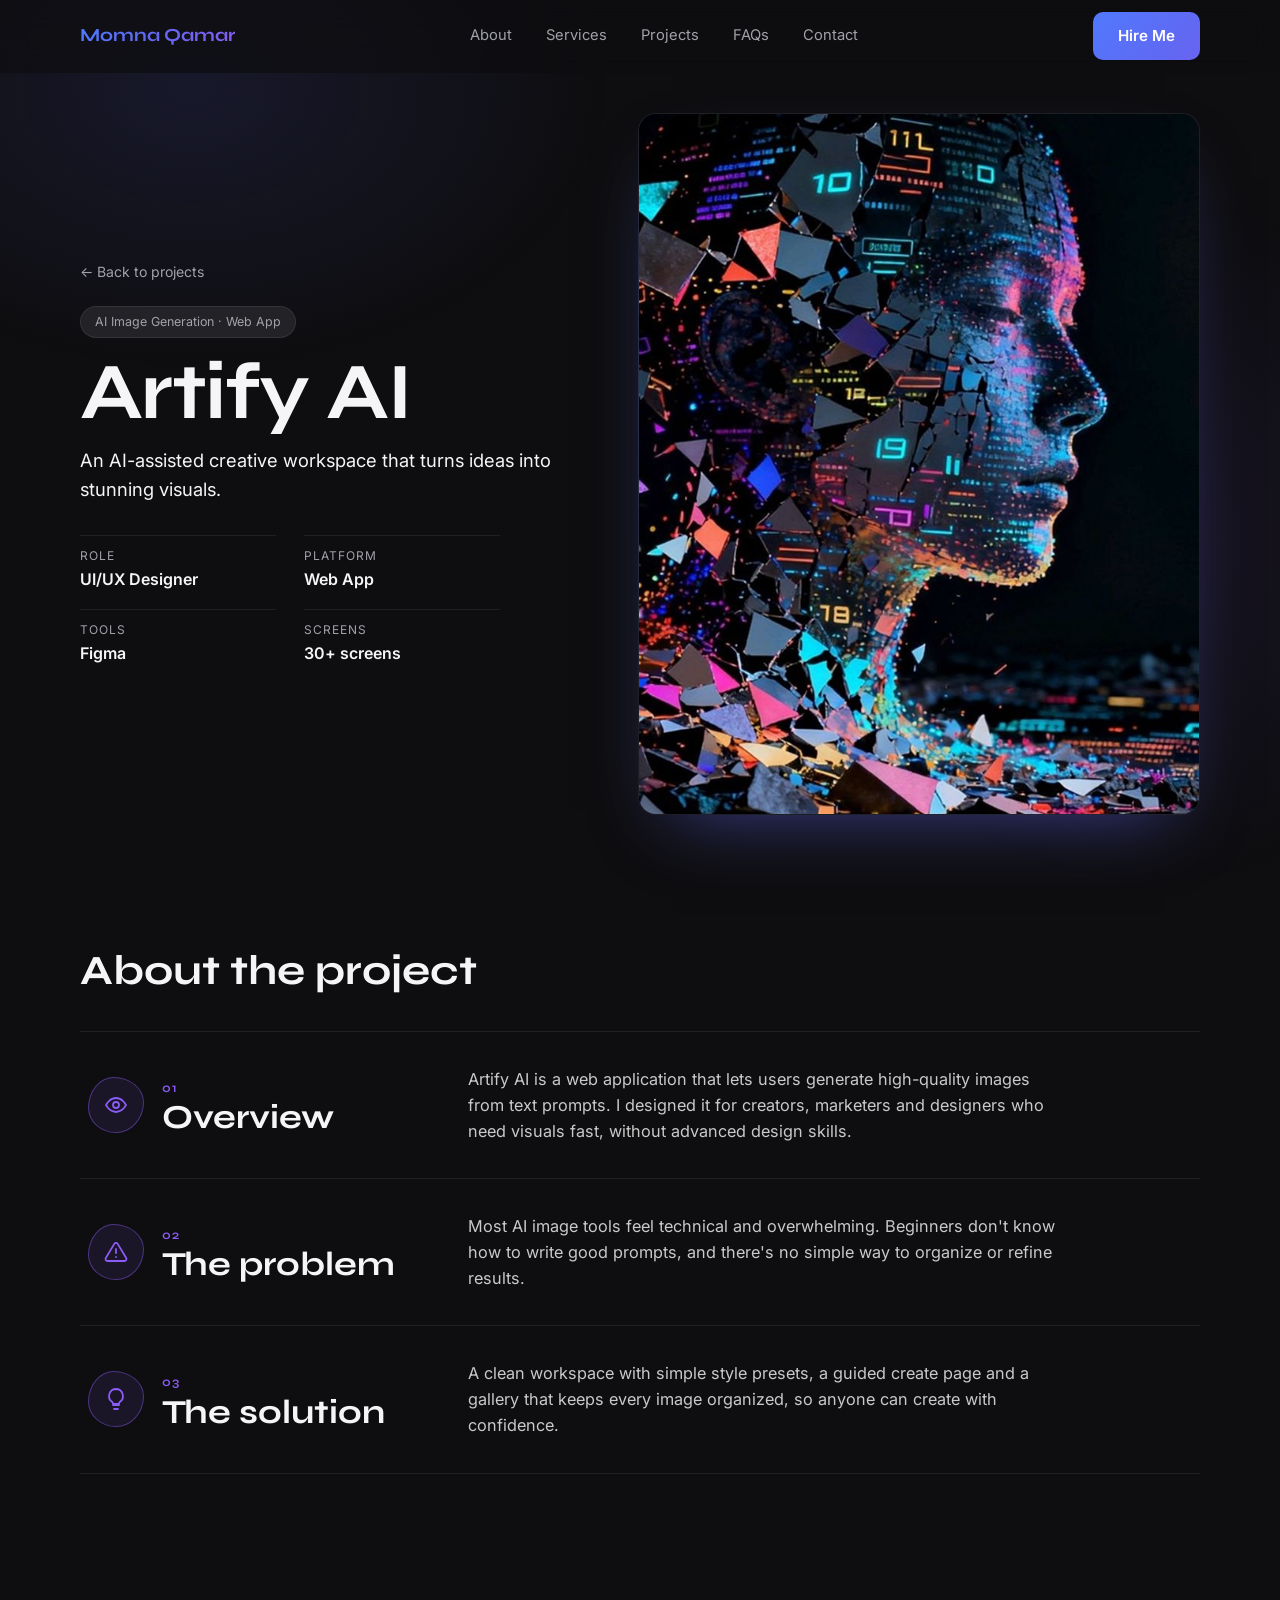
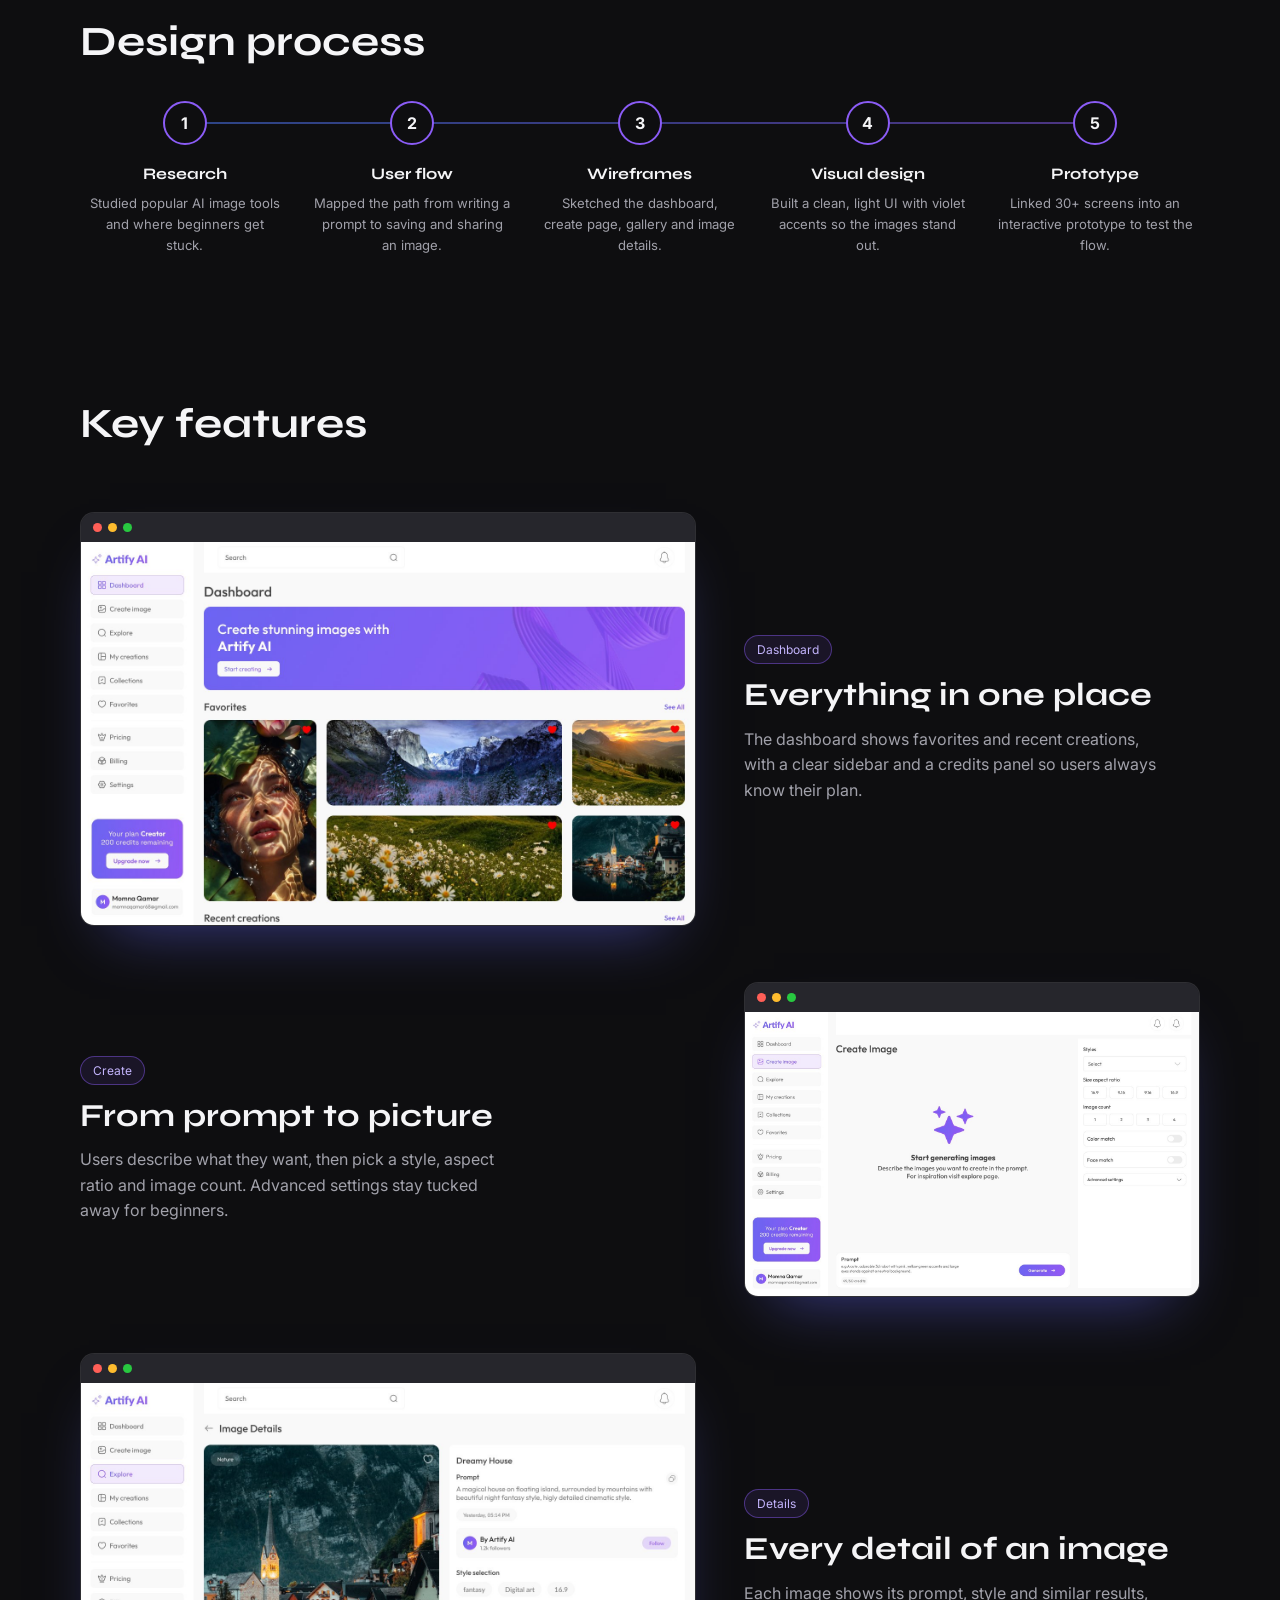
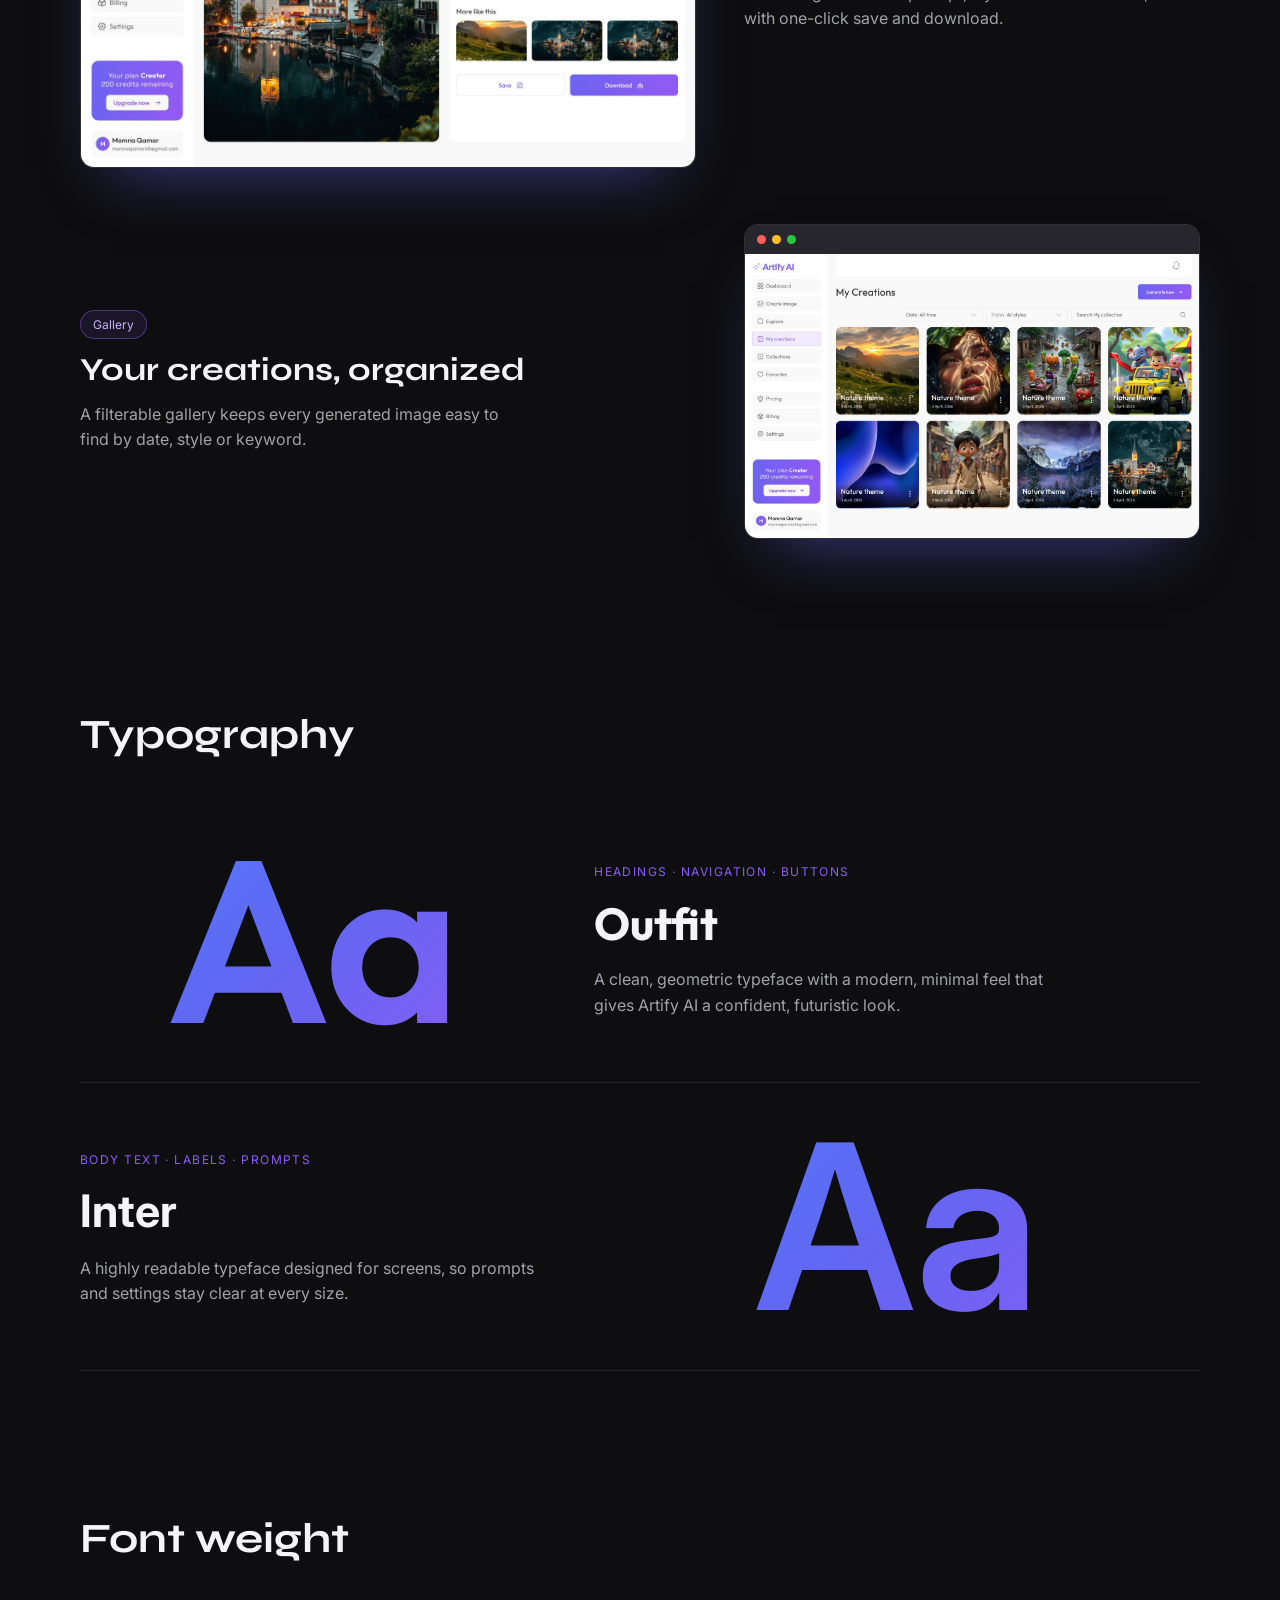
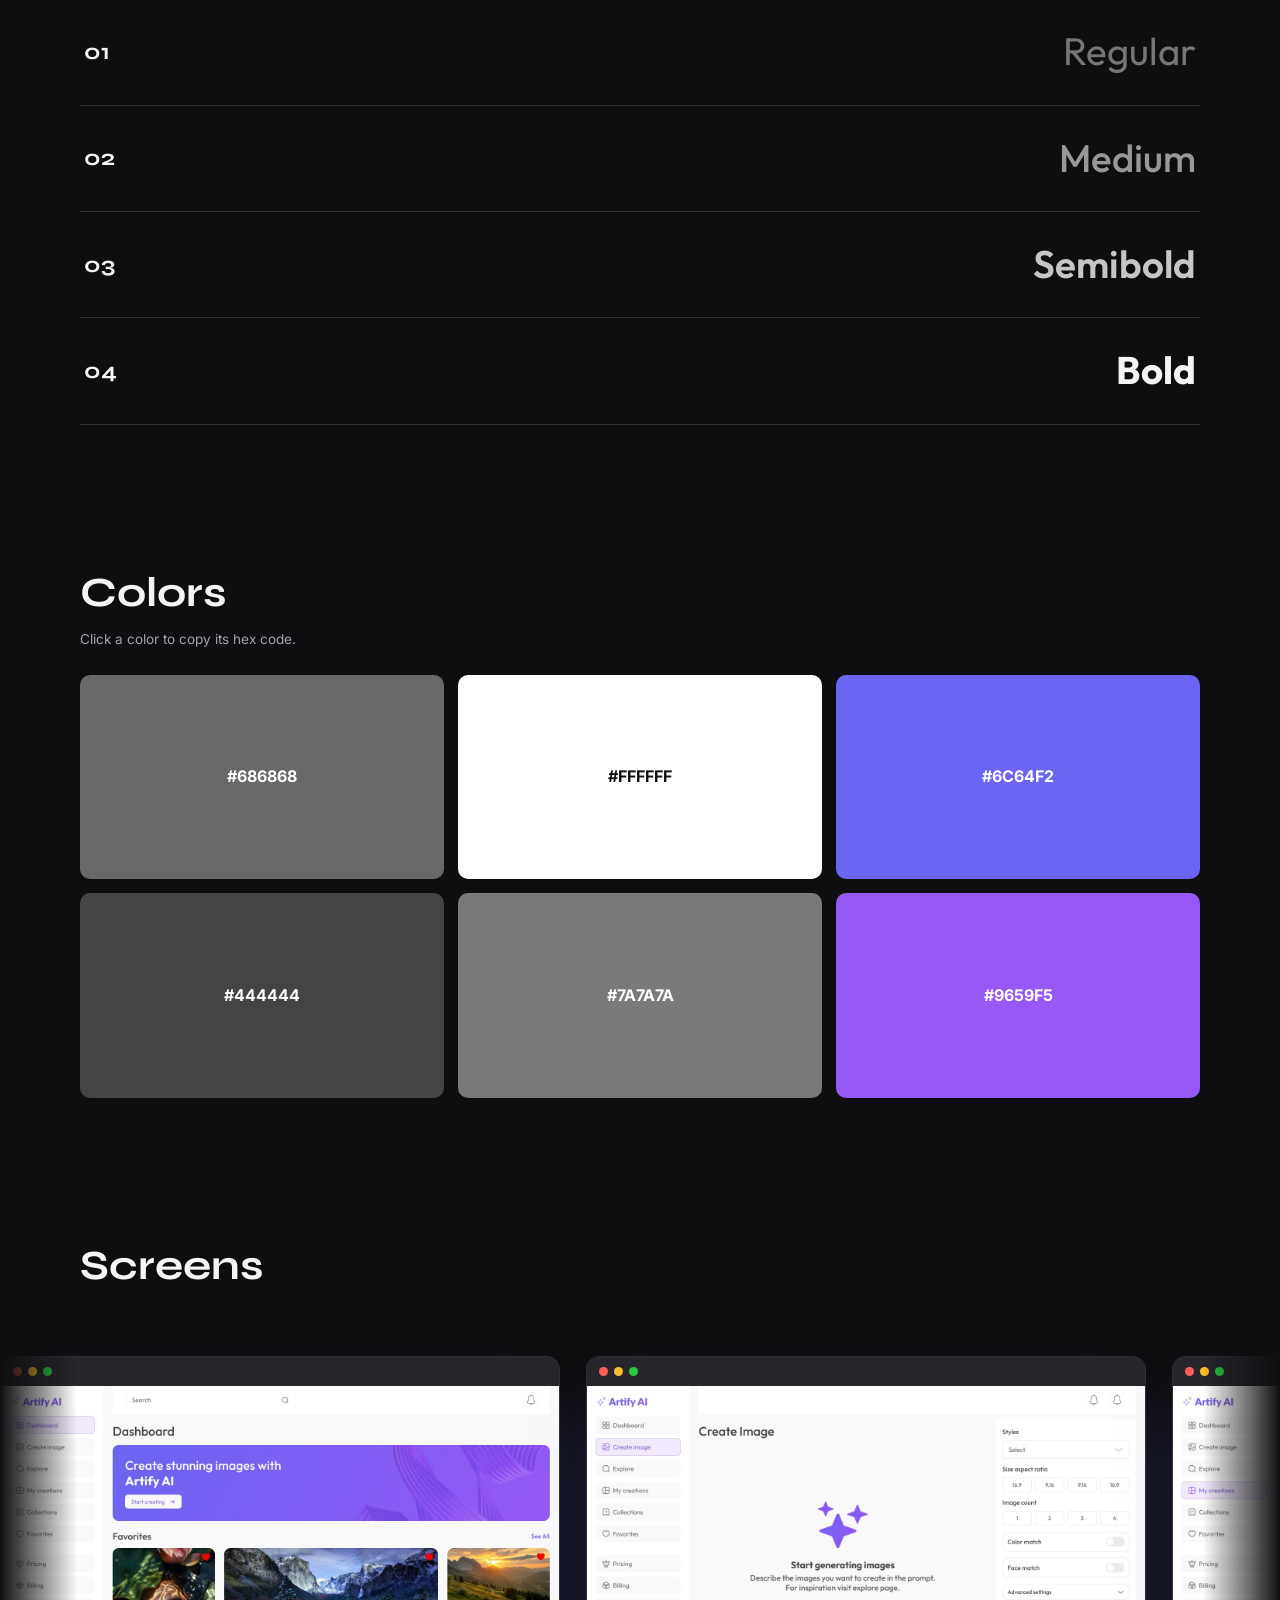
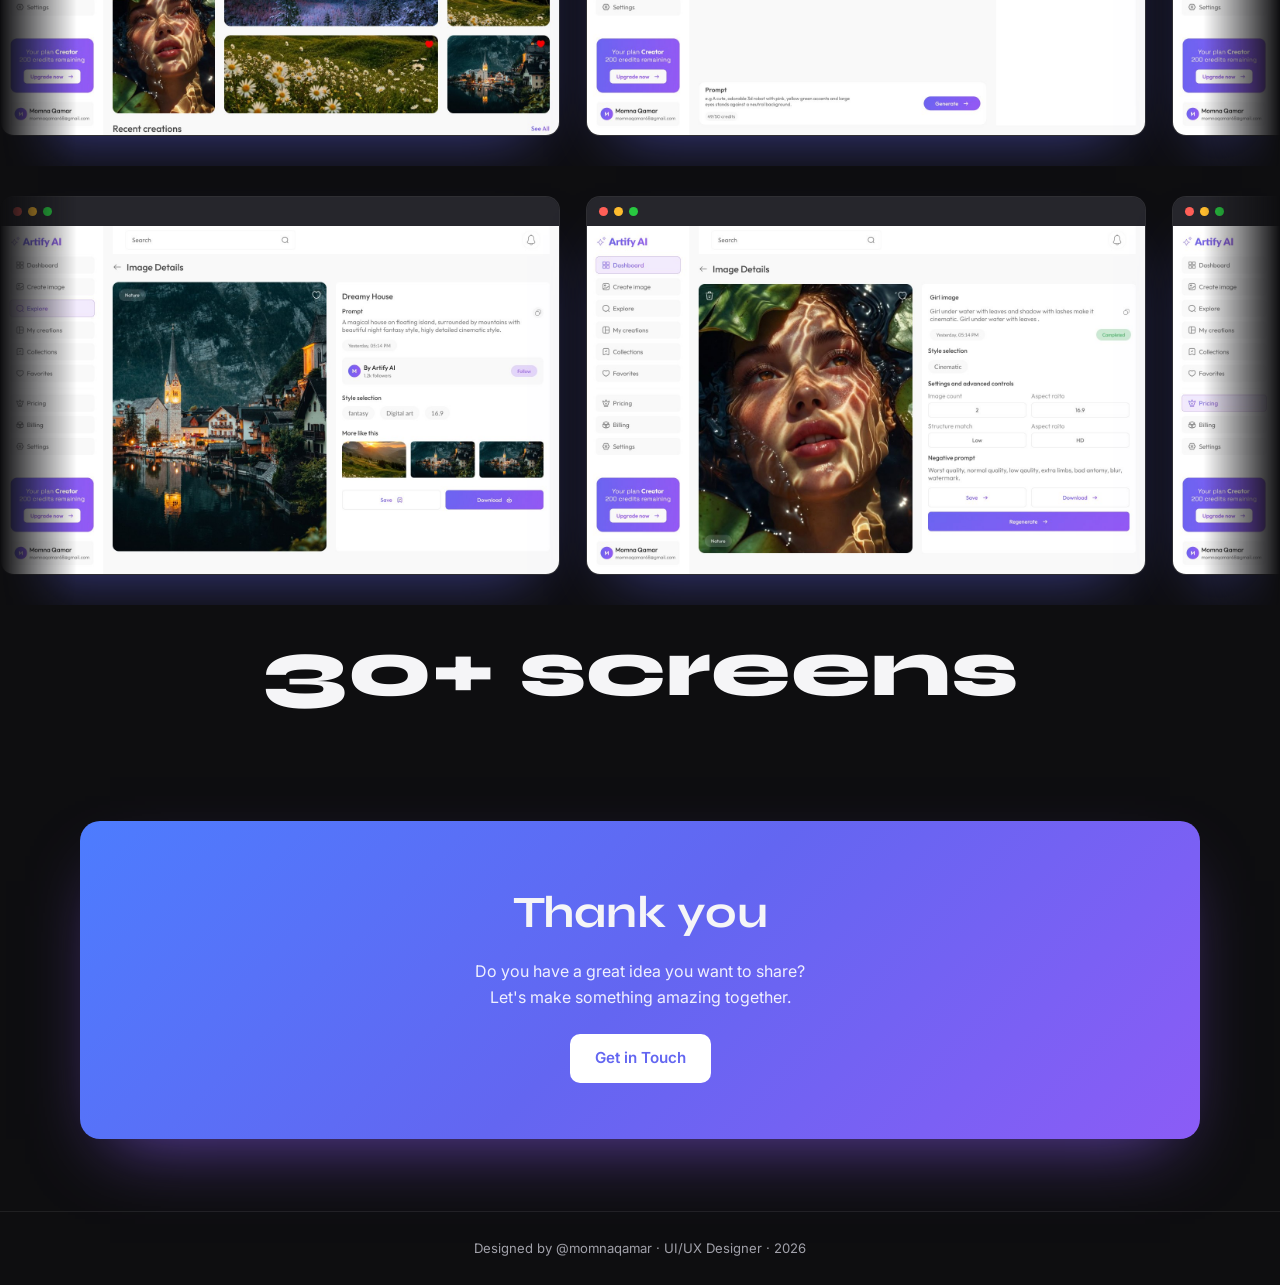
<file: artify.html>
<!DOCTYPE html>
<html lang="en">
<head>
  <meta charset="UTF-8" />
  <meta name="viewport" content="width=device-width, initial-scale=1.0" />
  <title>Artify AI Case Study | Momna Qamar</title>
  <meta name="description" content="Artify AI case study by Momna Qamar: an AI-assisted creative workspace that turns text prompts into high-quality images." />
  <link rel="preconnect" href="https://fonts.googleapis.com" />
  <link rel="preconnect" href="https://fonts.gstatic.com" crossorigin />
  <link href="https://fonts.googleapis.com/css2?family=Syne:wght@600;700;800&family=Inter:wght@400;500;600;700&family=Outfit:wght@400;500;600;700&display=swap" rel="stylesheet" />
  <link rel="stylesheet" href="style.css" />
  <link rel="stylesheet" href="case-study.css" />
  <script>
    // If an image is missing, try other common file extensions before hiding it
    function tryNextImage(img) {
      var base = img.getAttribute("data-base");
      var exts = ["jpg", "png", "jpeg", "webp", "svg", "avif", "JPG", "PNG", "JPEG", "WEBP"];
      var i = parseInt(img.getAttribute("data-try") || "0", 10);
      if (i < exts.length) {
        img.setAttribute("data-try", i + 1);
        img.src = base + "." + exts[i];
      } else {
        img.style.display = "none";
      }
    }
  </script>
</head>
<body class="af">
  <div class="bg-glow" aria-hidden="true"></div>

  <!-- ============ NAVBAR ============ -->
  <header class="nav">
    <div class="container nav__inner">
      <a href="index.html" class="logo">Momna Qamar</a>

      <nav class="nav__links" id="navLinks" aria-label="Main navigation">
        <a href="index.html#about">About</a>
        <a href="index.html#services">Services</a>
        <a href="index.html#projects">Projects</a>
        <a href="index.html#faqs">FAQs</a>
        <a href="index.html#contact">Contact</a>
        <a href="index.html#contact" class="btn btn--primary nav__mobile-cta">Hire Me</a>
      </nav>

      <a href="index.html#contact" class="btn btn--primary nav__cta">Hire Me</a>

      <button class="nav__toggle" id="navToggle" aria-label="Open menu" aria-expanded="false">
        <span></span><span></span><span></span>
      </button>
    </div>
  </header>

  <main>
    <!-- ============ HERO ============ -->
    <section class="container cs-hero">
      <div class="cs-hero__text">
        <a href="index.html#projects" class="back-link reveal">&larr; Back to projects</a>
        <span class="pill cs-tag reveal">AI Image Generation · Web App</span>
        <h1 class="cs-title reveal">Artify AI</h1>
        <p class="cs-hero__tagline reveal">An AI-assisted creative workspace that turns ideas into stunning visuals.</p>
        <dl class="cs-meta reveal">
          <div><dt>Role</dt><dd>UI/UX Designer</dd></div>
          <div><dt>Platform</dt><dd>Web App</dd></div>
          <div><dt>Tools</dt><dd>Figma</dd></div>
          <div><dt>Screens</dt><dd>30+ screens</dd></div>
        </dl>
      </div>
      <div class="cs-cover reveal">
        <img src="assets/artify/cover.jpg" alt="Artify AI cover: a face dissolving into glowing digital shards" />
      </div>
    </section>

    <!-- ============ ABOUT THE PROJECT ============ -->
    <section class="section container">
      <h2 class="section__title reveal">About the project</h2>
      <div class="cs-story">
        <article class="cs-story__row reveal">
          <div class="cs-story__head">
            <span class="cs-story__icon"><svg viewBox="0 0 24 24"><path d="M2 12s3.5-7 10-7 10 7 10 7-3.5 7-10 7S2 12 2 12z"/><circle cx="12" cy="12" r="3"/></svg></span>
            <div><span class="cs-story__num">01</span><h2>Overview</h2></div>
          </div>
          <p>Artify AI is a web application that lets users generate high-quality images from text prompts. I designed it for creators, marketers and designers who need visuals fast, without advanced design skills.</p>
        </article>
        <article class="cs-story__row reveal">
          <div class="cs-story__head">
            <span class="cs-story__icon"><svg viewBox="0 0 24 24"><path d="M12 9v4M12 17h.01"/><path d="M10.3 3.9L1.8 18a2 2 0 0 0 1.7 3h17a2 2 0 0 0 1.7-3L13.7 3.9a2 2 0 0 0-3.4 0z"/></svg></span>
            <div><span class="cs-story__num">02</span><h2>The problem</h2></div>
          </div>
          <p>Most AI image tools feel technical and overwhelming. Beginners don't know how to write good prompts, and there's no simple way to organize or refine results.</p>
        </article>
        <article class="cs-story__row reveal">
          <div class="cs-story__head">
            <span class="cs-story__icon"><svg viewBox="0 0 24 24"><path d="M9 18h6M10 22h4"/><path d="M12 2a7 7 0 0 0-4 12.7c.6.5 1 1.3 1 2.1V17h6v-.2c0-.8.4-1.6 1-2.1A7 7 0 0 0 12 2z"/></svg></span>
            <div><span class="cs-story__num">03</span><h2>The solution</h2></div>
          </div>
          <p>A clean workspace with simple style presets, a guided create page and a gallery that keeps every image organized, so anyone can create with confidence.</p>
        </article>
      </div>
    </section>

    <!-- ============ DESIGN PROCESS ============ -->
    <section class="section container">
      <h2 class="section__title reveal">Design process</h2>
      <ol class="process">
        <li class="process__step reveal"><span class="process__dot">1</span><h3>Research</h3><p>Studied popular AI image tools and where beginners get stuck.</p></li>
        <li class="process__step reveal"><span class="process__dot">2</span><h3>User flow</h3><p>Mapped the path from writing a prompt to saving and sharing an image.</p></li>
        <li class="process__step reveal"><span class="process__dot">3</span><h3>Wireframes</h3><p>Sketched the dashboard, create page, gallery and image details.</p></li>
        <li class="process__step reveal"><span class="process__dot">4</span><h3>Visual design</h3><p>Built a clean, light UI with violet accents so the images stand out.</p></li>
        <li class="process__step reveal"><span class="process__dot">5</span><h3>Prototype</h3><p>Linked 30+ screens into an interactive prototype to test the flow.</p></li>
      </ol>
    </section>

    <!-- ============ FEATURES ============ -->
    <section class="section container">
      <h2 class="section__title reveal">Key features</h2>

      <div class="af-feature reveal">
        <div class="browser"><div class="browser__bar"><span></span><span></span><span></span></div><img src="assets/artify/dashboard.jpg" alt="Artify AI dashboard with favorites" /></div>
        <div class="af-feature__text">
          <span class="af-feature__tag">Dashboard</span>
          <h3>Everything in one place</h3>
          <p>The dashboard shows favorites and recent creations, with a clear sidebar and a credits panel so users always know their plan.</p>
        </div>
      </div>

      <div class="af-feature af-feature--flip reveal">
        <div class="browser"><div class="browser__bar"><span></span><span></span><span></span></div><img src="assets/artify/create-image.jpg" alt="Create image screen with styles and settings" /></div>
        <div class="af-feature__text">
          <span class="af-feature__tag">Create</span>
          <h3>From prompt to picture</h3>
          <p>Users describe what they want, then pick a style, aspect ratio and image count. Advanced settings stay tucked away for beginners.</p>
        </div>
      </div>

      <div class="af-feature reveal">
        <div class="browser"><div class="browser__bar"><span></span><span></span><span></span></div><img src="assets/artify/image-details.jpg" alt="Image details screen with prompt and actions" /></div>
        <div class="af-feature__text">
          <span class="af-feature__tag">Details</span>
          <h3>Every detail of an image</h3>
          <p>Each image shows its prompt, style and similar results, with one-click save and download.</p>
        </div>
      </div>

      <div class="af-feature af-feature--flip reveal">
        <div class="browser"><div class="browser__bar"><span></span><span></span><span></span></div><img src="assets/artify/my-creations.jpg" alt="My creations gallery with filters" /></div>
        <div class="af-feature__text">
          <span class="af-feature__tag">Gallery</span>
          <h3>Your creations, organized</h3>
          <p>A filterable gallery keeps every generated image easy to find by date, style or keyword.</p>
        </div>
      </div>
    </section>

    <!-- ============ TYPOGRAPHY ============ -->
    <section class="section container">
      <h2 class="section__title reveal">Typography</h2>

      <div class="cs-font reveal">
        <div class="cs-font__glyph" style="font-family: 'Outfit', sans-serif; font-weight: 600;">Aa</div>
        <div class="cs-font__info">
          <span class="cs-font__role">Headings · Navigation · Buttons</span>
          <h3 style="font-family: 'Outfit', sans-serif;">Outfit</h3>
          <p>A clean, geometric typeface with a modern, minimal feel that gives Artify AI a confident, futuristic look.</p>
        </div>
      </div>

      <div class="cs-font cs-font--flip reveal">
        <div class="cs-font__glyph" style="font-family: 'Inter', sans-serif; font-weight: 600;">Aa</div>
        <div class="cs-font__info">
          <span class="cs-font__role">Body text · Labels · Prompts</span>
          <h3 style="font-family: 'Inter', sans-serif;">Inter</h3>
          <p>A highly readable typeface designed for screens, so prompts and settings stay clear at every size.</p>
        </div>
      </div>
    </section>

    <!-- ============ FONT WEIGHT ============ -->
    <section class="section container">
      <h2 class="section__title reveal">Font weight</h2>

      <ul class="weights">
        <li class="reveal"><span class="weights__num">01</span><span class="weights__name" style="font-weight: 400; opacity: 0.45;">Regular</span></li>
        <li class="reveal"><span class="weights__num">02</span><span class="weights__name" style="font-weight: 500; opacity: 0.6;">Medium</span></li>
        <li class="reveal"><span class="weights__num">03</span><span class="weights__name" style="font-weight: 600; opacity: 0.8;">Semibold</span></li>
        <li class="reveal"><span class="weights__num">04</span><span class="weights__name" style="font-weight: 700;">Bold</span></li>
      </ul>
    </section>

    <!-- ============ COLORS ============ -->
    <section class="section container">
      <h2 class="section__title reveal">Colors</h2>
      <p class="cs-hint reveal">Click a color to copy its hex code.</p>

      <div class="swatches">
        <button class="swatch reveal" style="--c: #686868;" data-hex="#686868"><span>#686868</span></button>
        <button class="swatch swatch--light reveal" style="--c: #FFFFFF;" data-hex="#FFFFFF"><span>#FFFFFF</span></button>
        <button class="swatch reveal" style="--c: #6C64F2;" data-hex="#6C64F2"><span>#6C64F2</span></button>
        <button class="swatch reveal" style="--c: #444444;" data-hex="#444444"><span>#444444</span></button>
        <button class="swatch reveal" style="--c: #7A7A7A;" data-hex="#7A7A7A"><span>#7A7A7A</span></button>
        <button class="swatch reveal" style="--c: #9659F5;" data-hex="#9659F5"><span>#9659F5</span></button>
      </div>
    </section>

    <!-- ============ SCREENS ============ -->
    <section class="section screens">
      <div class="container">
        <h2 class="section__title reveal">Screens</h2>
      </div>

            <div class="af-screens reveal"><div class="af-screens__track"><div class="browser"><div class="browser__bar"><span></span><span></span><span></span></div><img src="assets/artify/dashboard.jpg" alt="Dashboard" /></div><div class="browser"><div class="browser__bar"><span></span><span></span><span></span></div><img src="assets/artify/create-image.jpg" alt="Create image" /></div><div class="browser"><div class="browser__bar"><span></span><span></span><span></span></div><img src="assets/artify/my-creations.jpg" alt="My creations" /></div></div></div>
      <div class="af-screens af-screens--reverse reveal"><div class="af-screens__track"><div class="browser"><div class="browser__bar"><span></span><span></span><span></span></div><img src="assets/artify/image-details.jpg" alt="Image details" /></div><div class="browser"><div class="browser__bar"><span></span><span></span><span></span></div><img src="assets/artify/image-settings.jpg" alt="Image settings" /></div><div class="browser"><div class="browser__bar"><span></span><span></span><span></span></div><img src="assets/artify/pricing.jpg" alt="Pricing" /></div></div></div>

      <p class="screens__count screens__count--below reveal">30+ screens</p>
    </section>

    <!-- ============ THANK YOU ============ -->
    <section class="container section">
      <div class="thanks reveal">
        <h2>Thank you</h2>
        <p>Do you have a great idea you want to share?<br />Let's make something amazing together.</p>
        <a href="index.html#contact" class="btn thanks__btn">Get in Touch</a>
      </div>
    </section>
  </main>

  <footer class="footer">
    <div class="container">Designed by @momnaqamar · UI/UX Designer · <span id="year"></span></div>
  </footer>

  <script src="script.js"></script>
  <script>
    // Duplicate each screens row so the horizontal scroll loops without a gap
    document.querySelectorAll(".af-screens__track").forEach(function (track) {
      Array.from(track.children).forEach(function (el) {
        var copy = el.cloneNode(true); copy.setAttribute("aria-hidden", "true"); track.appendChild(copy);
      });
    });
  </script>
  <script>
    // Copy a color's hex code when its swatch is clicked
    document.querySelectorAll(".swatch").forEach(function (swatch) {
      swatch.addEventListener("click", function () {
        var hex = swatch.getAttribute("data-hex");
        var label = swatch.querySelector("span");
        var done = function () {
          label.textContent = "Copied!";
          setTimeout(function () { label.textContent = hex; }, 1200);
        };
        if (navigator.clipboard) {
          navigator.clipboard.writeText(hex).then(done).catch(function () {});
        }
      });
    });
  </script>
</body>
</html>
</file>
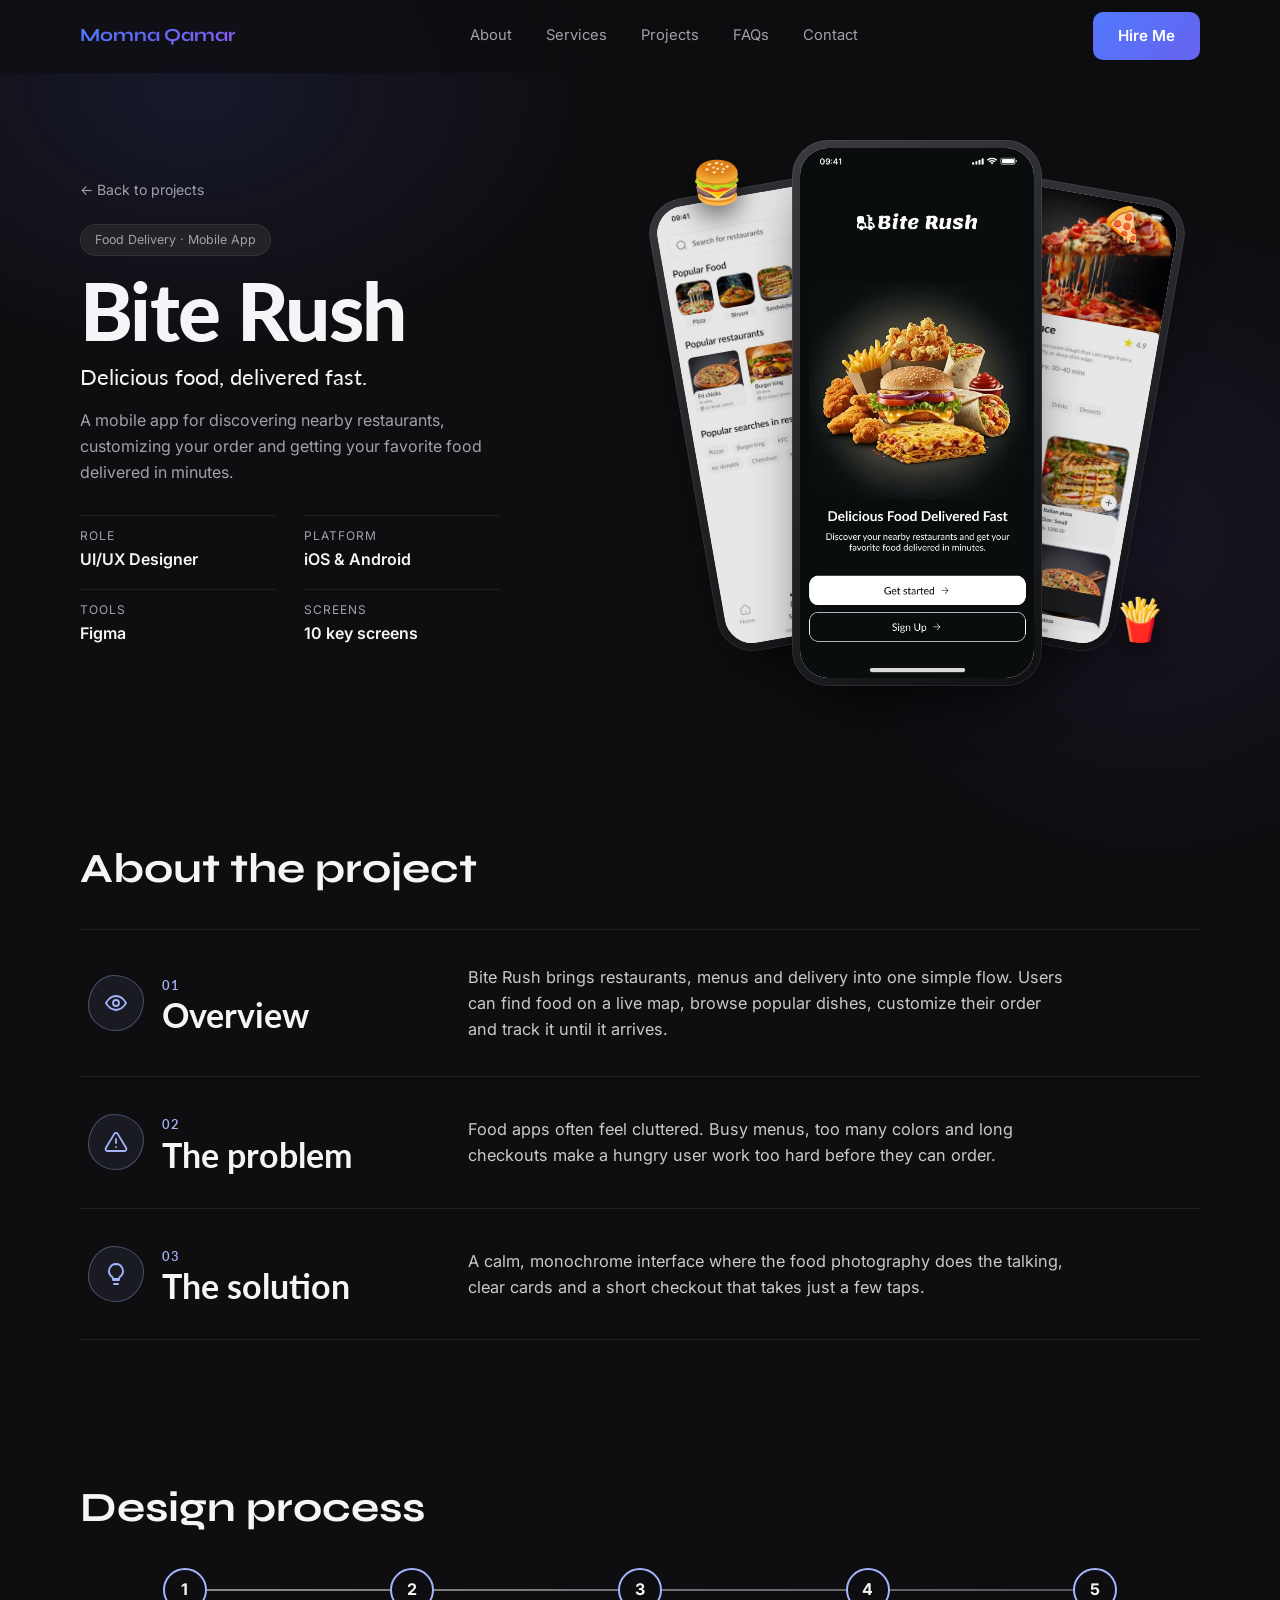
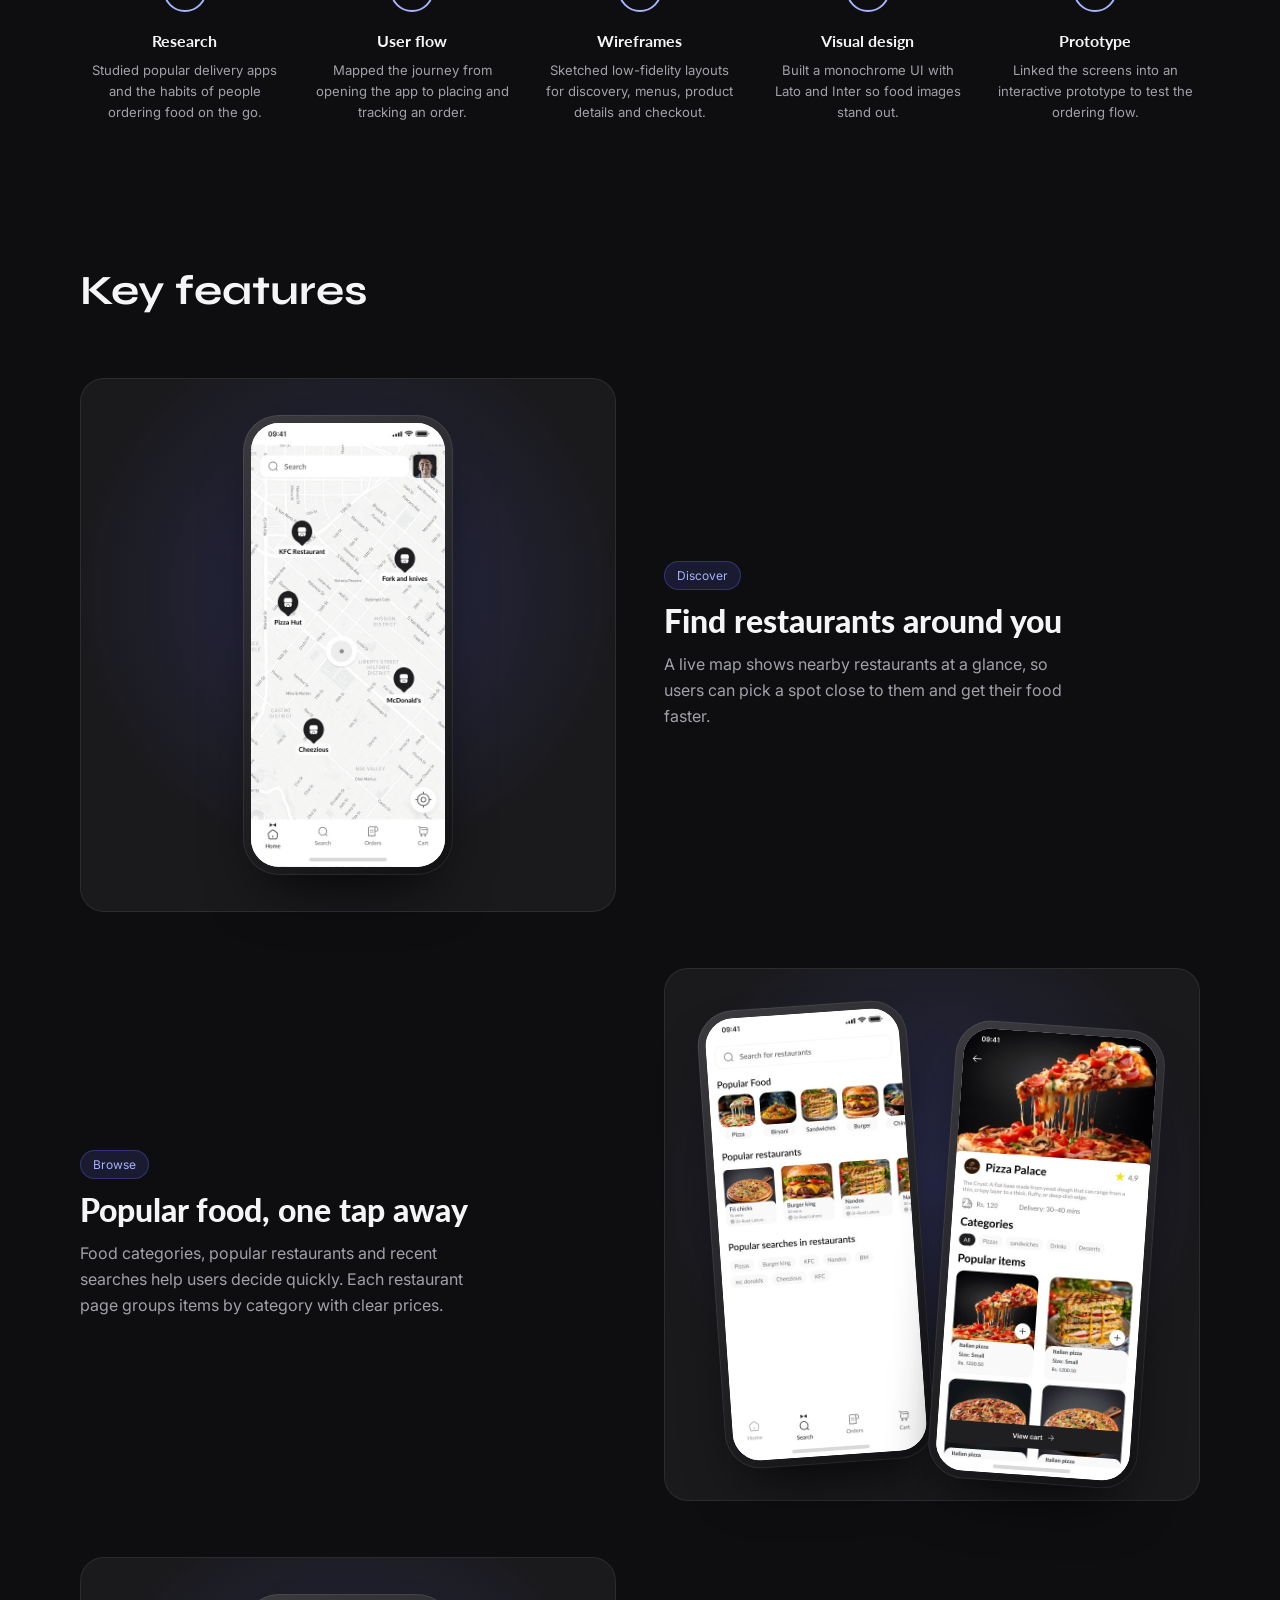
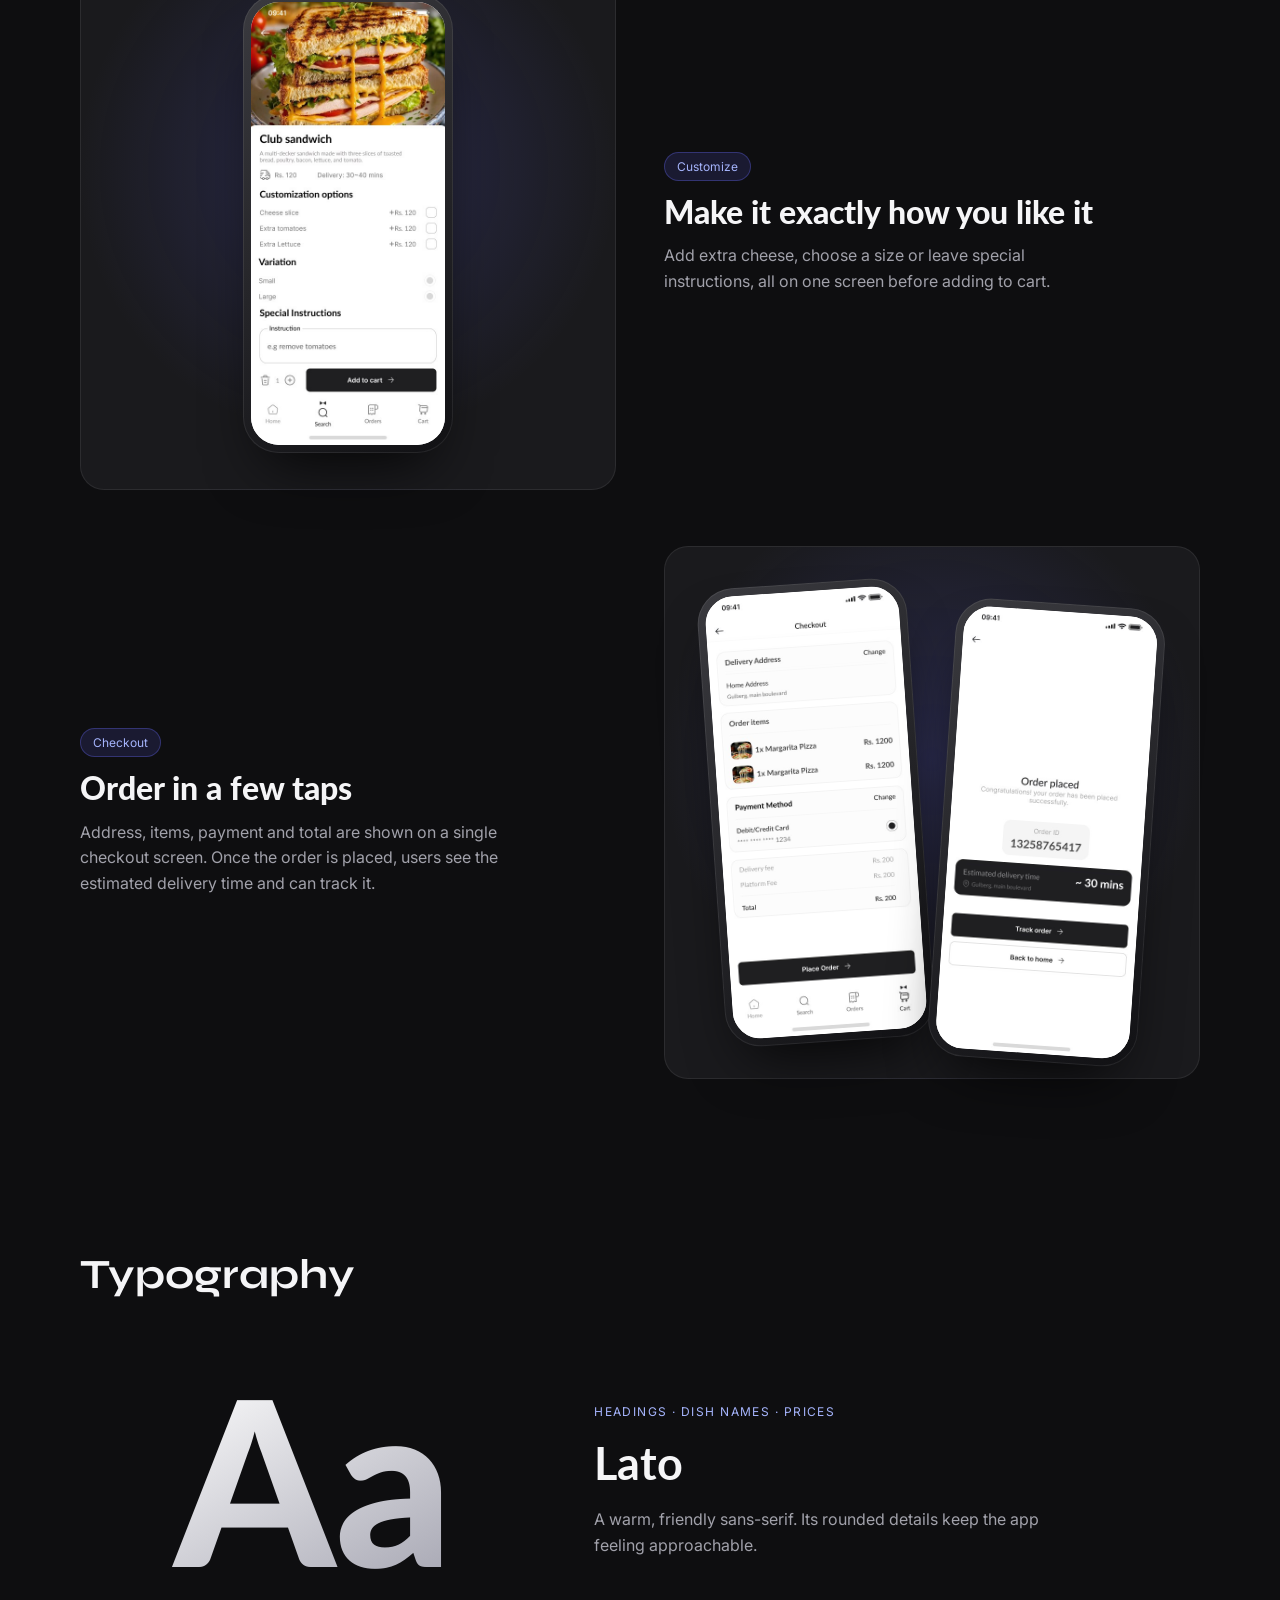
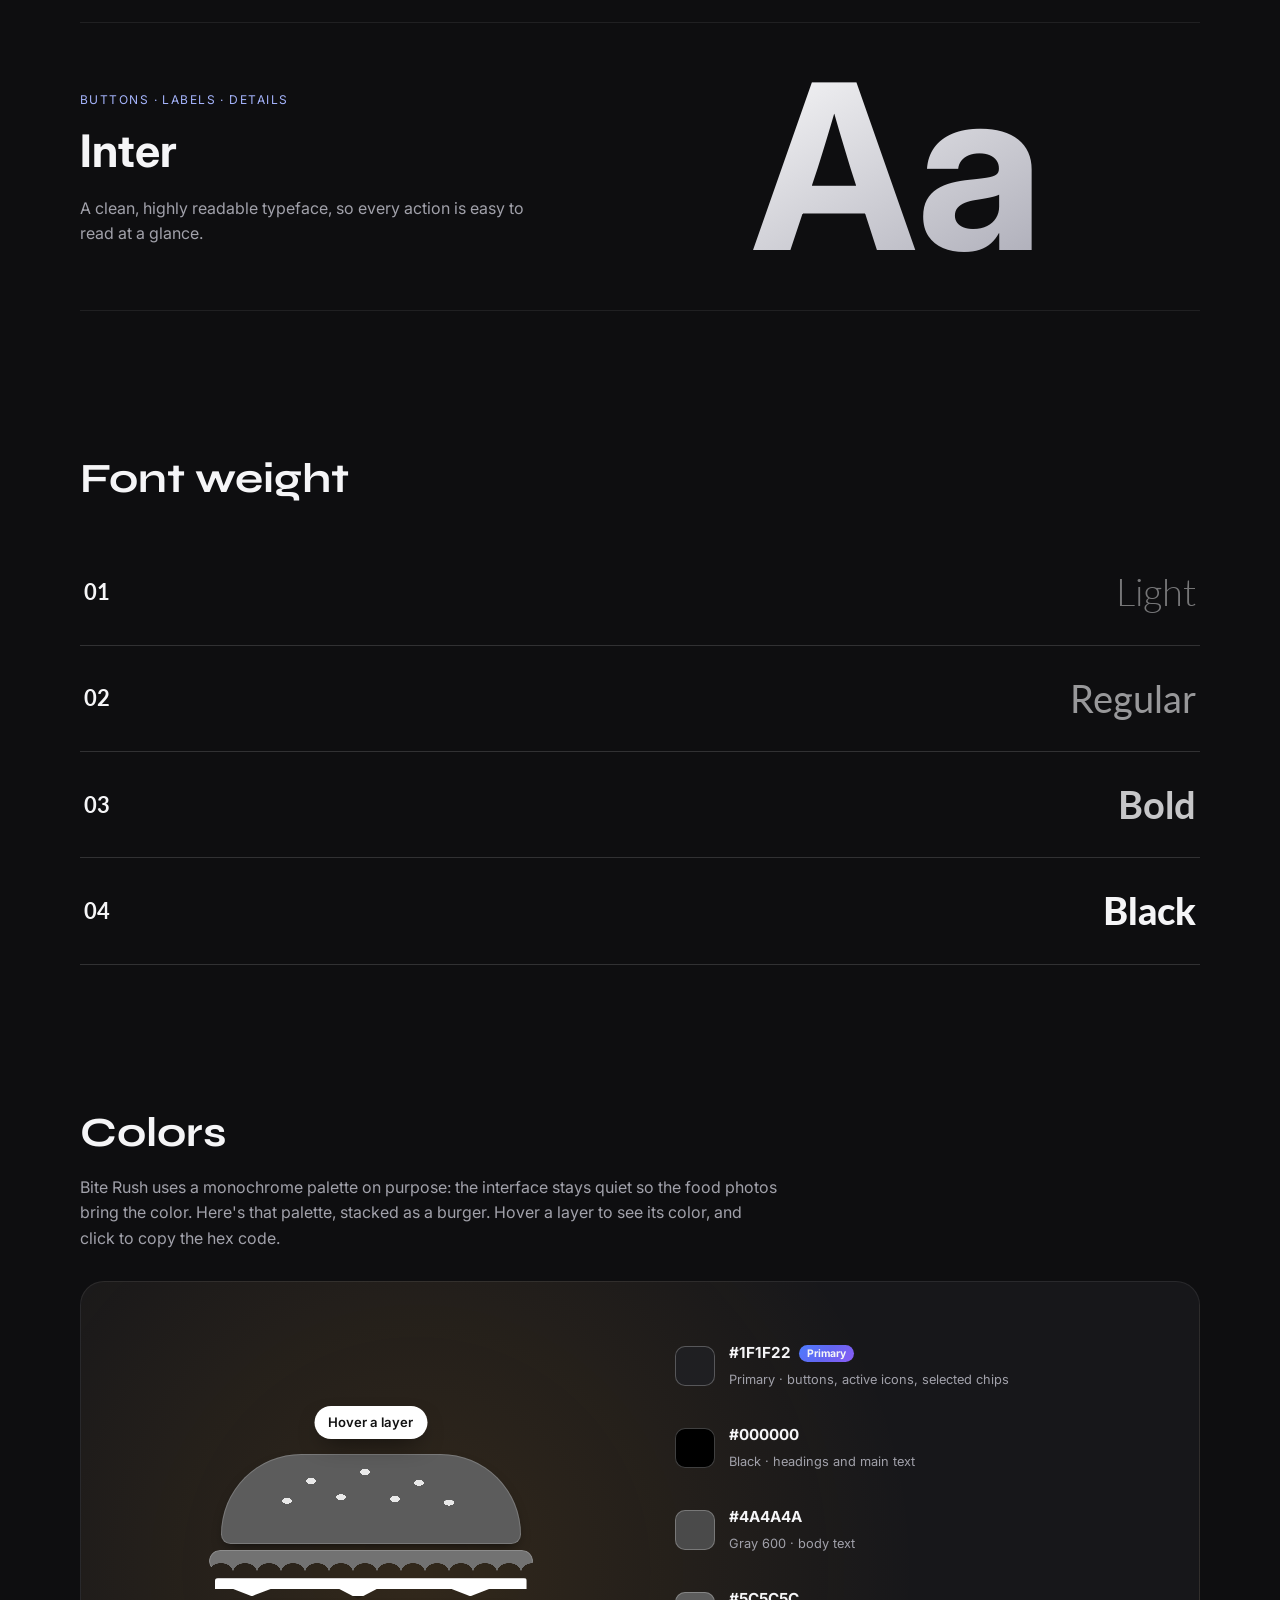
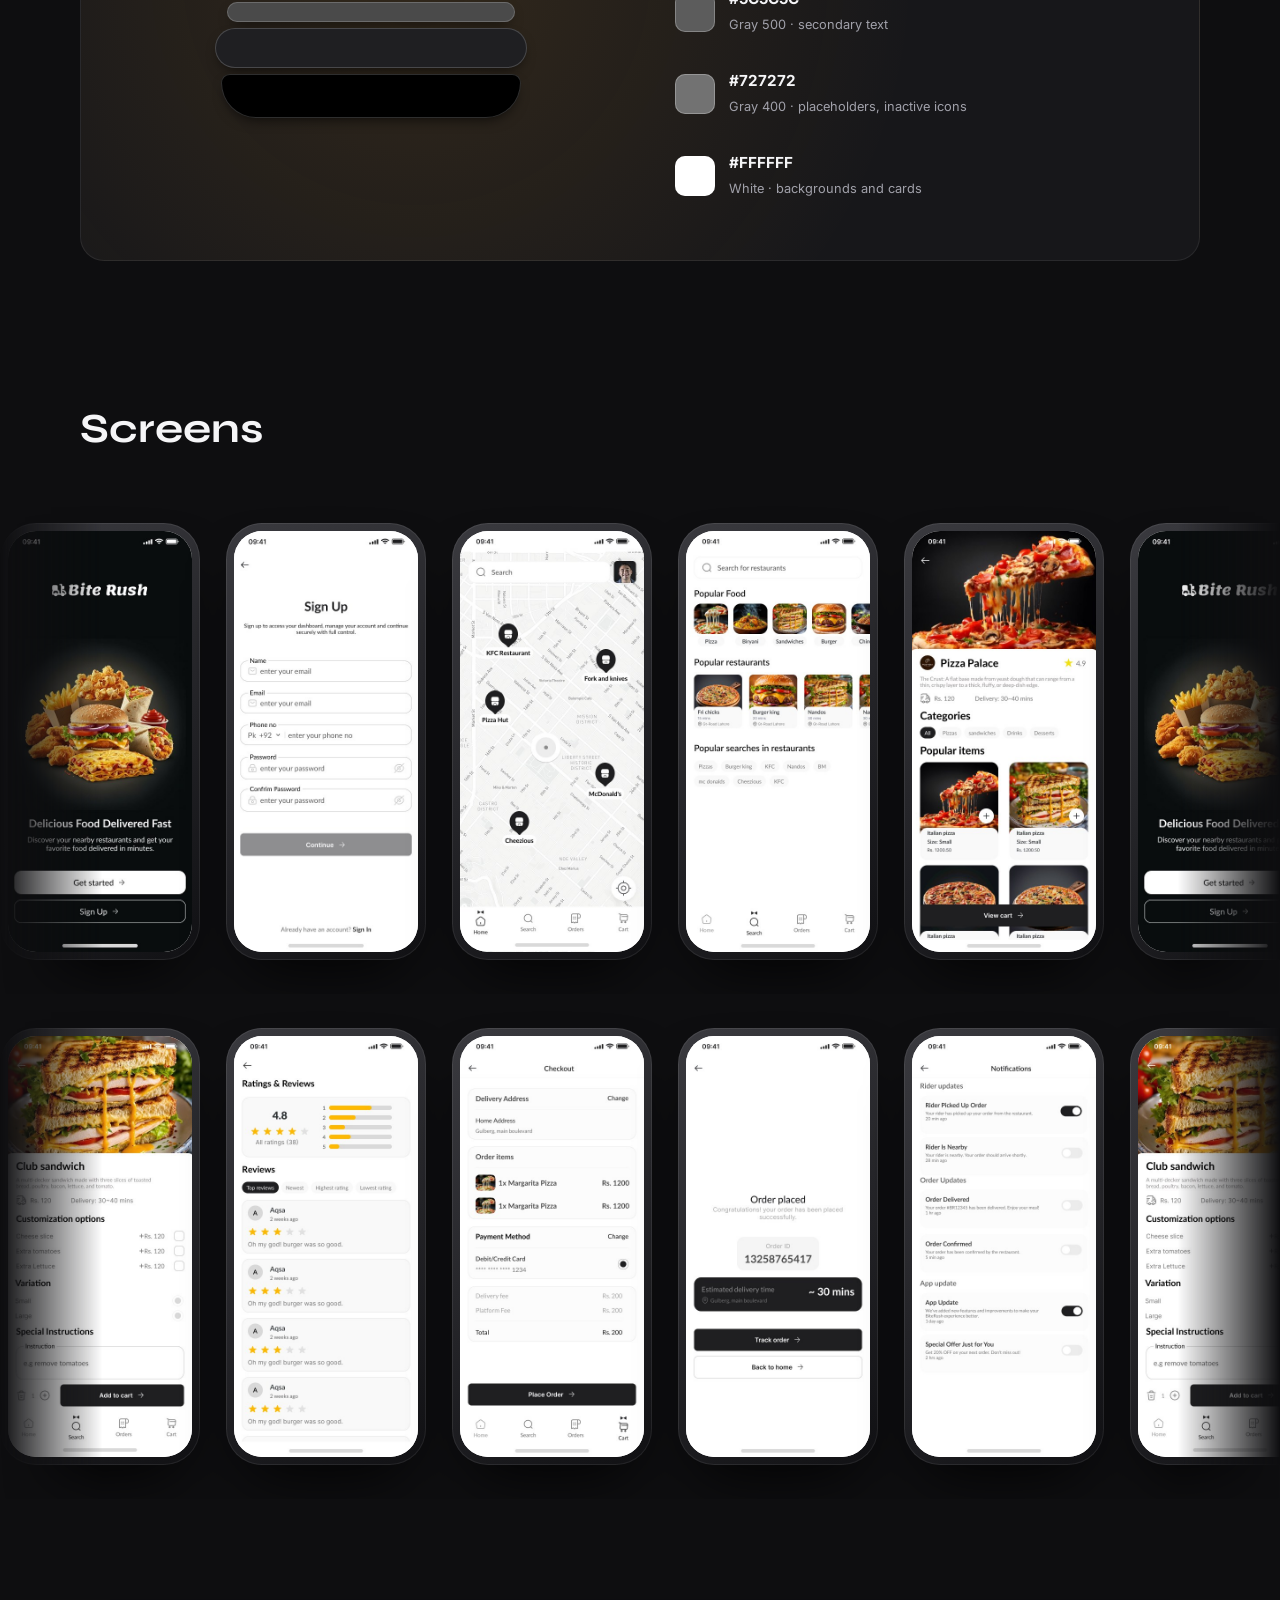
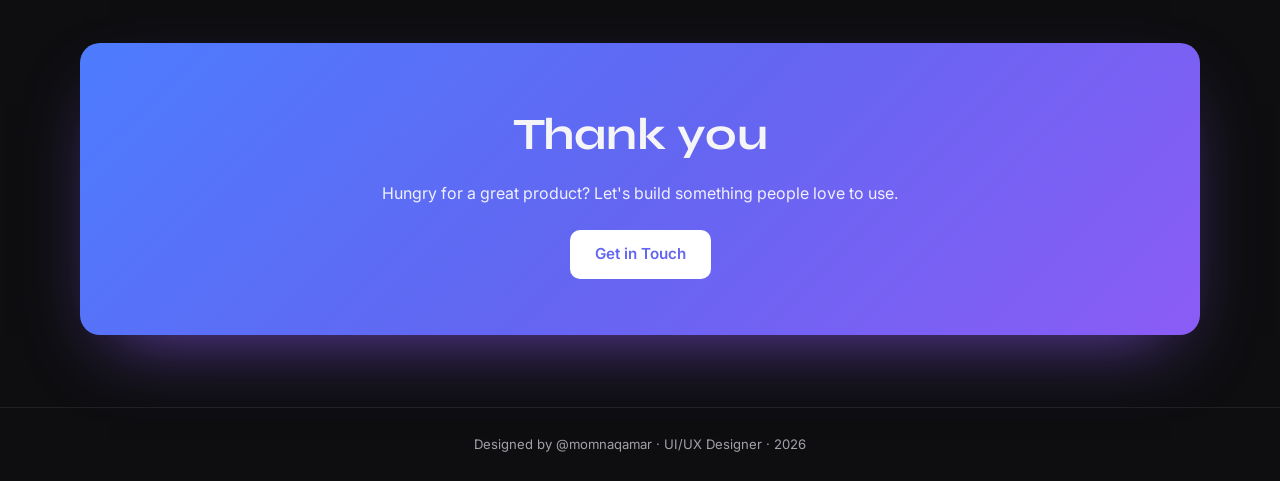
<file: biterush.html>
<!DOCTYPE html>
<html lang="en">
<head>
  <meta charset="UTF-8" />
  <meta name="viewport" content="width=device-width, initial-scale=1.0" />
  <title>Bite Rush Case Study | Momna Qamar</title>
  <meta name="description" content="Bite Rush case study by Momna Qamar: a food delivery app for discovering nearby restaurants and ordering food fast." />
  <link rel="preconnect" href="https://fonts.googleapis.com" />
  <link rel="preconnect" href="https://fonts.gstatic.com" crossorigin />
  <link href="https://fonts.googleapis.com/css2?family=Syne:wght@600;700;800&family=Inter:wght@400;500;600;700&family=Lato:wght@300;400;700;900&display=swap" rel="stylesheet" />
  <link rel="stylesheet" href="style.css" />
  <link rel="stylesheet" href="case-study.css" />
  <link rel="stylesheet" href="biterush.css" />
</head>
<body class="br">
  <div class="bg-glow" aria-hidden="true"></div>

  <!-- ============ NAVBAR ============ -->
  <header class="nav">
    <div class="container nav__inner">
      <a href="index.html" class="logo">Momna Qamar</a>
      <nav class="nav__links" id="navLinks" aria-label="Main navigation">
        <a href="index.html#about">About</a>
        <a href="index.html#services">Services</a>
        <a href="index.html#projects">Projects</a>
        <a href="index.html#faqs">FAQs</a>
        <a href="index.html#contact">Contact</a>
        <a href="index.html#contact" class="btn btn--primary nav__mobile-cta">Hire Me</a>
      </nav>
      <a href="index.html#contact" class="btn btn--primary nav__cta">Hire Me</a>
      <button class="nav__toggle" id="navToggle" aria-label="Open menu" aria-expanded="false"><span></span><span></span><span></span></button>
    </div>
  </header>

  <main>
    <!-- ============ HERO ============ -->
    <section class="container br-hero">
      <div class="br-hero__text">
        <a href="index.html#projects" class="back-link reveal">&larr; Back to projects</a>
        <span class="pill cs-tag reveal">Food Delivery · Mobile App</span>
        <h1 class="br-hero__title reveal">Bite Rush</h1>
        <p class="br-hero__tagline reveal">Delicious food, delivered fast.</p>
        <p class="br-hero__desc reveal">A mobile app for discovering nearby restaurants, customizing your order and getting your favorite food delivered in minutes.</p>

        <dl class="br-meta reveal">
          <div><dt>Role</dt><dd>UI/UX Designer</dd></div>
          <div><dt>Platform</dt><dd>iOS &amp; Android</dd></div>
          <div><dt>Tools</dt><dd>Figma</dd></div>
          <div><dt>Screens</dt><dd>10 key screens</dd></div>
        </dl>
      </div>

      <div class="br-hero__phones reveal" aria-hidden="true">
        <div class="phone phone--back phone--left"><img src="assets/biterush/search.jpg" alt="" /></div>
        <div class="phone phone--front"><img src="assets/biterush/splash.jpg" alt="" /></div>
        <div class="phone phone--back phone--right"><img src="assets/biterush/restaurant.jpg" alt="" /></div>
        <span class="float-emoji fe-1">🍔</span>
        <span class="float-emoji fe-2">🍟</span>
        <span class="float-emoji fe-3">🍕</span>
      </div>
    </section>

    <!-- ============ ABOUT THE PROJECT ============ -->
    <section class="section container">
      <h2 class="section__title reveal">About the project</h2>
      <div class="cs-story">
        <article class="cs-story__row reveal">
          <div class="cs-story__head">
            <span class="cs-story__icon"><svg viewBox="0 0 24 24"><path d="M2 12s3.5-7 10-7 10 7 10 7-3.5 7-10 7S2 12 2 12z"/><circle cx="12" cy="12" r="3"/></svg></span>
            <div><span class="cs-story__num">01</span><h2>Overview</h2></div>
          </div>
          <p>Bite Rush brings restaurants, menus and delivery into one simple flow. Users can find food on a live map, browse popular dishes, customize their order and track it until it arrives.</p>
        </article>
        <article class="cs-story__row reveal">
          <div class="cs-story__head">
            <span class="cs-story__icon"><svg viewBox="0 0 24 24"><path d="M12 9v4M12 17h.01"/><path d="M10.3 3.9L1.8 18a2 2 0 0 0 1.7 3h17a2 2 0 0 0 1.7-3L13.7 3.9a2 2 0 0 0-3.4 0z"/></svg></span>
            <div><span class="cs-story__num">02</span><h2>The problem</h2></div>
          </div>
          <p>Food apps often feel cluttered. Busy menus, too many colors and long checkouts make a hungry user work too hard before they can order.</p>
        </article>
        <article class="cs-story__row reveal">
          <div class="cs-story__head">
            <span class="cs-story__icon"><svg viewBox="0 0 24 24"><path d="M9 18h6M10 22h4"/><path d="M12 2a7 7 0 0 0-4 12.7c.6.5 1 1.3 1 2.1V17h6v-.2c0-.8.4-1.6 1-2.1A7 7 0 0 0 12 2z"/></svg></span>
            <div><span class="cs-story__num">03</span><h2>The solution</h2></div>
          </div>
          <p>A calm, monochrome interface where the food photography does the talking, clear cards and a short checkout that takes just a few taps.</p>
        </article>
      </div>
    </section>

    <!-- ============ DESIGN PROCESS ============ -->
    <section class="section container">
      <h2 class="section__title reveal">Design process</h2>
      <ol class="process">
        <li class="process__step reveal">
          <span class="process__dot">1</span>
          <h3>Research</h3>
          <p>Studied popular delivery apps and the habits of people ordering food on the go.</p>
        </li>
        <li class="process__step reveal">
          <span class="process__dot">2</span>
          <h3>User flow</h3>
          <p>Mapped the journey from opening the app to placing and tracking an order.</p>
        </li>
        <li class="process__step reveal">
          <span class="process__dot">3</span>
          <h3>Wireframes</h3>
          <p>Sketched low-fidelity layouts for discovery, menus, product details and checkout.</p>
        </li>
        <li class="process__step reveal">
          <span class="process__dot">4</span>
          <h3>Visual design</h3>
          <p>Built a monochrome UI with Lato and Inter so food images stand out.</p>
        </li>
        <li class="process__step reveal">
          <span class="process__dot">5</span>
          <h3>Prototype</h3>
          <p>Linked the screens into an interactive prototype to test the ordering flow.</p>
        </li>
      </ol>
    </section>

    <!-- ============ FEATURES ============ -->
    <section class="section container">
      <h2 class="section__title reveal">Key features</h2>

      <div class="feature reveal">
        <div class="feature__phones">
          <div class="phone"><img src="assets/biterush/map.jpg" alt="Map screen showing nearby restaurants" /></div>
        </div>
        <div class="feature__text">
          <span class="feature__tag">Discover</span>
          <h3>Find restaurants around you</h3>
          <p>A live map shows nearby restaurants at a glance, so users can pick a spot close to them and get their food faster.</p>
        </div>
      </div>

      <div class="feature feature--flip reveal">
        <div class="feature__phones">
          <div class="phone phone--tilt-l"><img src="assets/biterush/search.jpg" alt="Search screen with popular food and restaurants" /></div>
          <div class="phone phone--tilt-r"><img src="assets/biterush/restaurant.jpg" alt="Restaurant page with categories and popular items" /></div>
        </div>
        <div class="feature__text">
          <span class="feature__tag">Browse</span>
          <h3>Popular food, one tap away</h3>
          <p>Food categories, popular restaurants and recent searches help users decide quickly. Each restaurant page groups items by category with clear prices.</p>
        </div>
      </div>

      <div class="feature reveal">
        <div class="feature__phones">
          <div class="phone"><img src="assets/biterush/sandwich.jpg" alt="Product screen with customization options" /></div>
        </div>
        <div class="feature__text">
          <span class="feature__tag">Customize</span>
          <h3>Make it exactly how you like it</h3>
          <p>Add extra cheese, choose a size or leave special instructions, all on one screen before adding to cart.</p>
        </div>
      </div>

      <div class="feature feature--flip reveal">
        <div class="feature__phones">
          <div class="phone phone--tilt-l"><img src="assets/biterush/checkout.jpg" alt="Checkout screen" /></div>
          <div class="phone phone--tilt-r"><img src="assets/biterush/order-placed.jpg" alt="Order placed confirmation screen" /></div>
        </div>
        <div class="feature__text">
          <span class="feature__tag">Checkout</span>
          <h3>Order in a few taps</h3>
          <p>Address, items, payment and total are shown on a single checkout screen. Once the order is placed, users see the estimated delivery time and can track it.</p>
        </div>
      </div>
    </section>

    <!-- ============ TYPOGRAPHY ============ -->
    <section class="section container">
      <h2 class="section__title reveal">Typography</h2>

      <div class="cs-font reveal">
        <div class="cs-font__glyph" style="font-family: 'Lato', sans-serif; font-weight: 900;">Aa</div>
        <div class="cs-font__info">
          <span class="cs-font__role">Headings · Dish names · Prices</span>
          <h3 style="font-family: 'Lato', sans-serif;">Lato</h3>
          <p>A warm, friendly sans-serif. Its rounded details keep the app feeling approachable.</p>
        </div>
      </div>

      <div class="cs-font cs-font--flip reveal">
        <div class="cs-font__glyph" style="font-family: 'Inter', sans-serif; font-weight: 700;">Aa</div>
        <div class="cs-font__info">
          <span class="cs-font__role">Buttons · Labels · Details</span>
          <h3 style="font-family: 'Inter', sans-serif;">Inter</h3>
          <p>A clean, highly readable typeface, so every action is easy to read at a glance.</p>
        </div>
      </div>
    </section>

    <!-- ============ FONT WEIGHT ============ -->
    <section class="section container">
      <h2 class="section__title reveal">Font weight</h2>

      <ul class="weights">
        <li class="reveal"><span class="weights__num">01</span><span class="weights__name" style="font-family: 'Lato', sans-serif; font-weight: 300; opacity: 0.45;">Light</span></li>
        <li class="reveal"><span class="weights__num">02</span><span class="weights__name" style="font-family: 'Lato', sans-serif; font-weight: 400; opacity: 0.6;">Regular</span></li>
        <li class="reveal"><span class="weights__num">03</span><span class="weights__name" style="font-family: 'Lato', sans-serif; font-weight: 700; opacity: 0.8;">Bold</span></li>
        <li class="reveal"><span class="weights__num">04</span><span class="weights__name" style="font-family: 'Lato', sans-serif; font-weight: 900; opacity: 1;">Black</span></li>
      </ul>
    </section>

    <!-- ============ COLORS ============ -->
    <section class="section container">
      <h2 class="section__title reveal">Colors</h2>
      <p class="br-lead reveal">Bite Rush uses a monochrome palette on purpose: the interface stays quiet so the food photos bring the color. Here's that palette, stacked as a burger. Hover a layer to see its color, and click to copy the hex code.</p>

      <div class="palette reveal">
        <div class="burger" id="burger">
          <div class="layer layer--bun-top" data-hex="#5C5C5C" data-name="Top bun · Gray 500" style="--c:#5C5C5C;"><span class="seeds"></span></div>
          <div class="layer layer--lettuce" data-hex="#727272" data-name="Lettuce · Gray 400" style="--c:#727272;"></div>
          <div class="layer layer--cheese" data-hex="#FFFFFF" data-name="Cheese · White" style="--c:#FFFFFF;"></div>
          <div class="layer layer--tomato" data-hex="#4A4A4A" data-name="Tomato · Gray 600" style="--c:#4A4A4A;"></div>
          <div class="layer layer--patty" data-hex="#1F1F22" data-name="Patty · Primary" style="--c:#1F1F22;"></div>
          <div class="layer layer--bun-bottom" data-hex="#000000" data-name="Bottom bun · Black" style="--c:#000000;"></div>
          <div class="burger__tooltip" id="burgerTip">Hover a layer</div>
        </div>

        <ul class="palette__list">
          <li data-hex="#1F1F22" class="palette__item palette__item--primary" style="--c:#1F1F22;"><span class="chip"></span><div><strong>#1F1F22</strong><small>Primary · buttons, active icons, selected chips</small></div></li>
          <li data-hex="#000000" class="palette__item" style="--c:#000000;"><span class="chip"></span><div><strong>#000000</strong><small>Black · headings and main text</small></div></li>
          <li data-hex="#4A4A4A" class="palette__item" style="--c:#4A4A4A;"><span class="chip"></span><div><strong>#4A4A4A</strong><small>Gray 600 · body text</small></div></li>
          <li data-hex="#5C5C5C" class="palette__item" style="--c:#5C5C5C;"><span class="chip"></span><div><strong>#5C5C5C</strong><small>Gray 500 · secondary text</small></div></li>
          <li data-hex="#727272" class="palette__item" style="--c:#727272;"><span class="chip"></span><div><strong>#727272</strong><small>Gray 400 · placeholders, inactive icons</small></div></li>
          <li data-hex="#FFFFFF" class="palette__item" style="--c:#FFFFFF;"><span class="chip"></span><div><strong>#FFFFFF</strong><small>White · backgrounds and cards</small></div></li>
        </ul>
      </div>
    </section>

    <!-- ============ SCREENS ============ -->
    <section class="section br-screens">
      <div class="container">
        <h2 class="section__title reveal">Screens</h2>
      </div>

      <div class="screens-row">
        <div class="screens-track">
          <div class="phone phone--sm"><img src="assets/biterush/splash.jpg" alt="Splash screen" /></div>
          <div class="phone phone--sm"><img src="assets/biterush/signup.jpg" alt="Sign up screen" /></div>
          <div class="phone phone--sm"><img src="assets/biterush/map.jpg" alt="Map screen" /></div>
          <div class="phone phone--sm"><img src="assets/biterush/search.jpg" alt="Search screen" /></div>
          <div class="phone phone--sm"><img src="assets/biterush/restaurant.jpg" alt="Restaurant screen" /></div>
        </div>
      </div>
      <div class="screens-row screens-row--reverse">
        <div class="screens-track">
          <div class="phone phone--sm"><img src="assets/biterush/sandwich.jpg" alt="Product details screen" /></div>
          <div class="phone phone--sm"><img src="assets/biterush/reviews.jpg" alt="Ratings and reviews screen" /></div>
          <div class="phone phone--sm"><img src="assets/biterush/checkout.jpg" alt="Checkout screen" /></div>
          <div class="phone phone--sm"><img src="assets/biterush/order-placed.jpg" alt="Order placed screen" /></div>
          <div class="phone phone--sm"><img src="assets/biterush/notifications.jpg" alt="Notifications screen" /></div>
        </div>
      </div>
    </section>

    <!-- ============ THANK YOU ============ -->
    <section class="container section">
      <div class="thanks br-thanks reveal">
        <h2>Thank you</h2>
        <p>Hungry for a great product? Let's build something people love to use.</p>
        <a href="index.html#contact" class="btn thanks__btn">Get in Touch</a>
      </div>
    </section>
  </main>

  <footer class="footer">
    <div class="container">Designed by @momnaqamar · UI/UX Designer · <span id="year"></span></div>
  </footer>

  <script src="script.js"></script>
  <script src="biterush.js"></script>
</body>
</html>
</file>
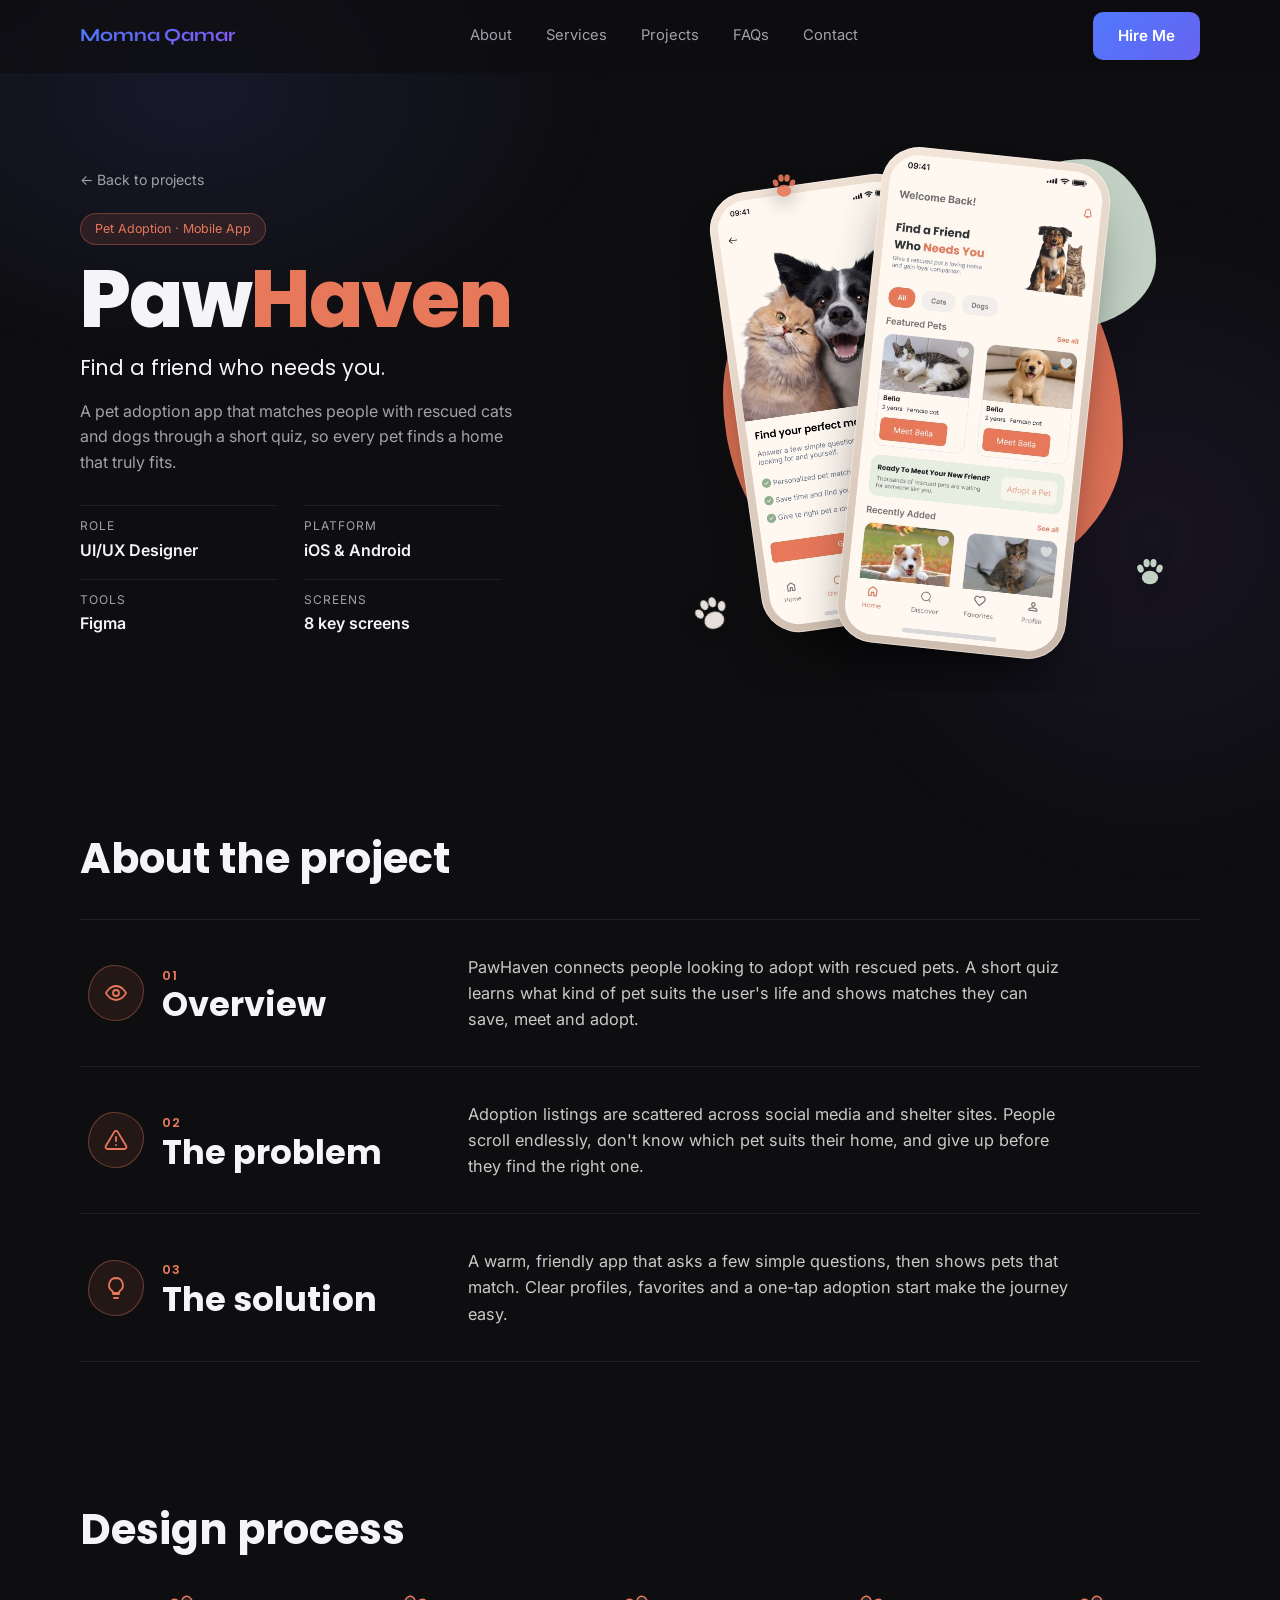
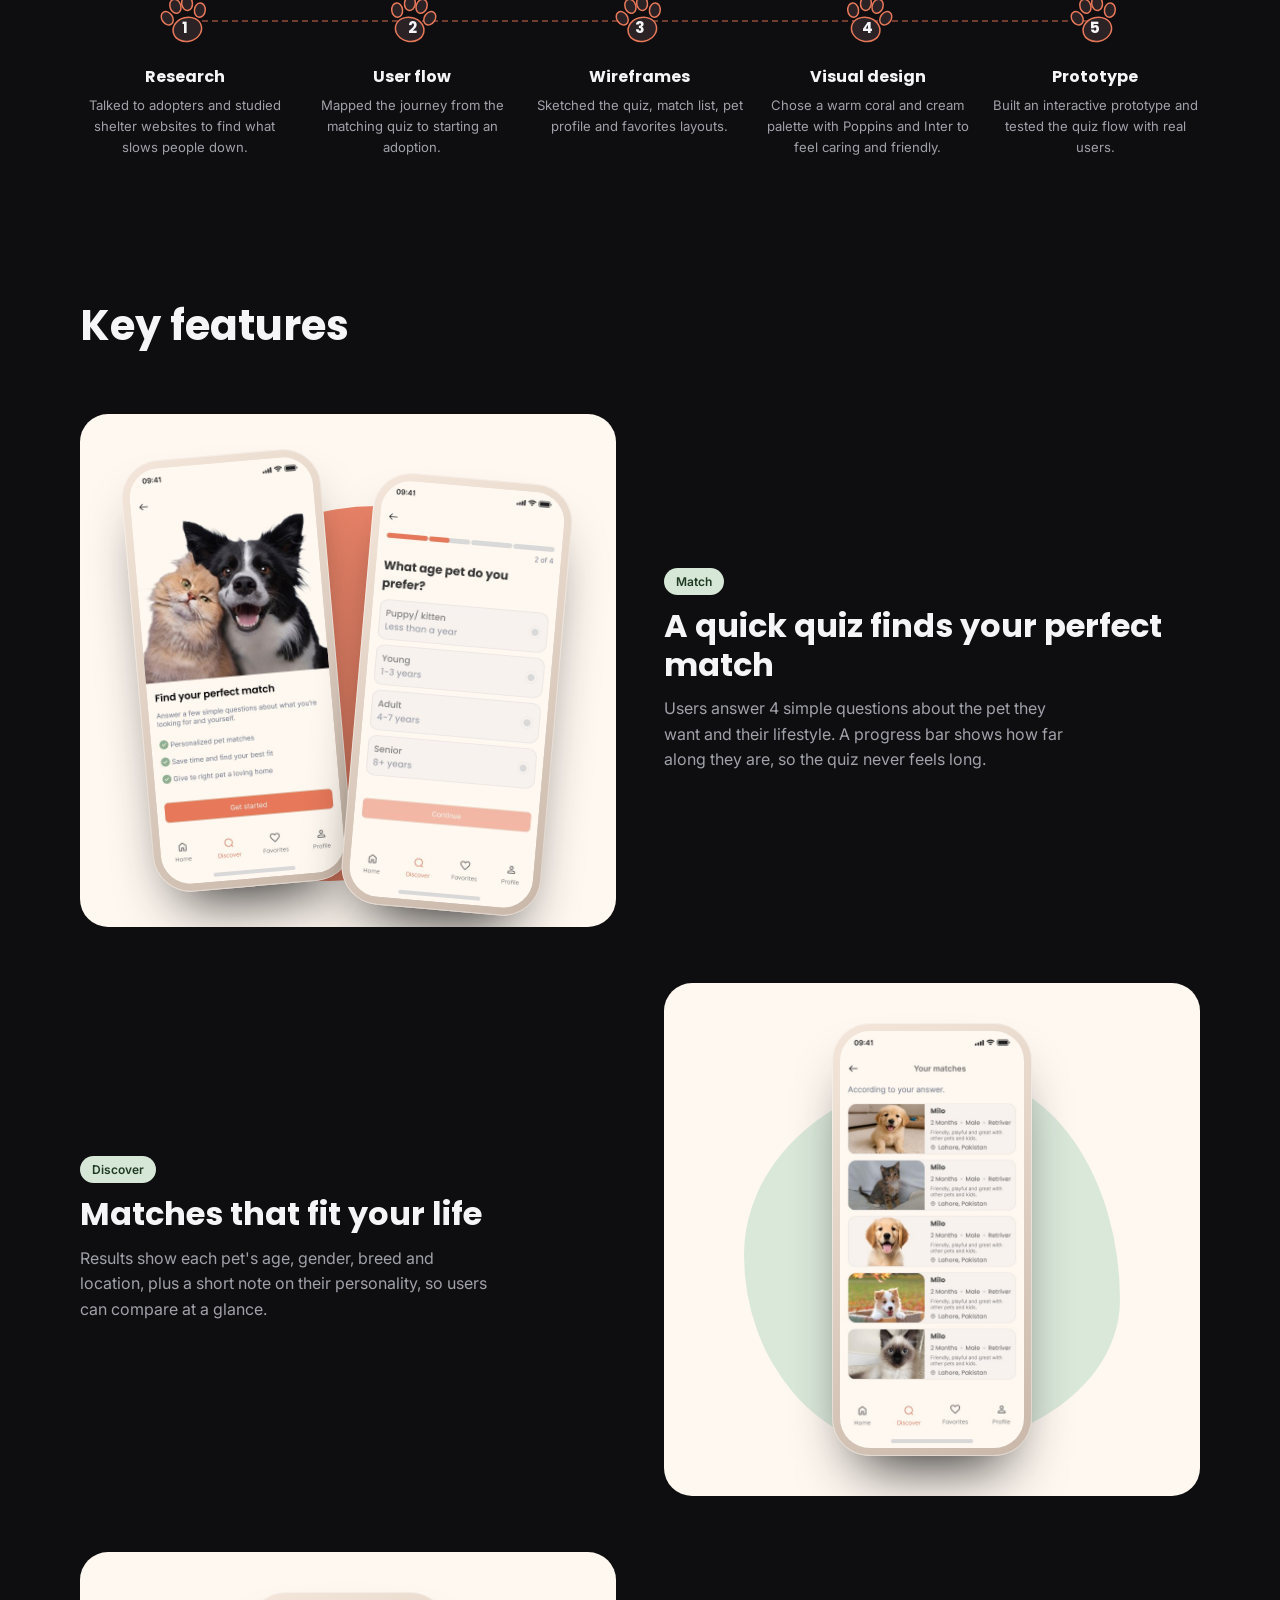
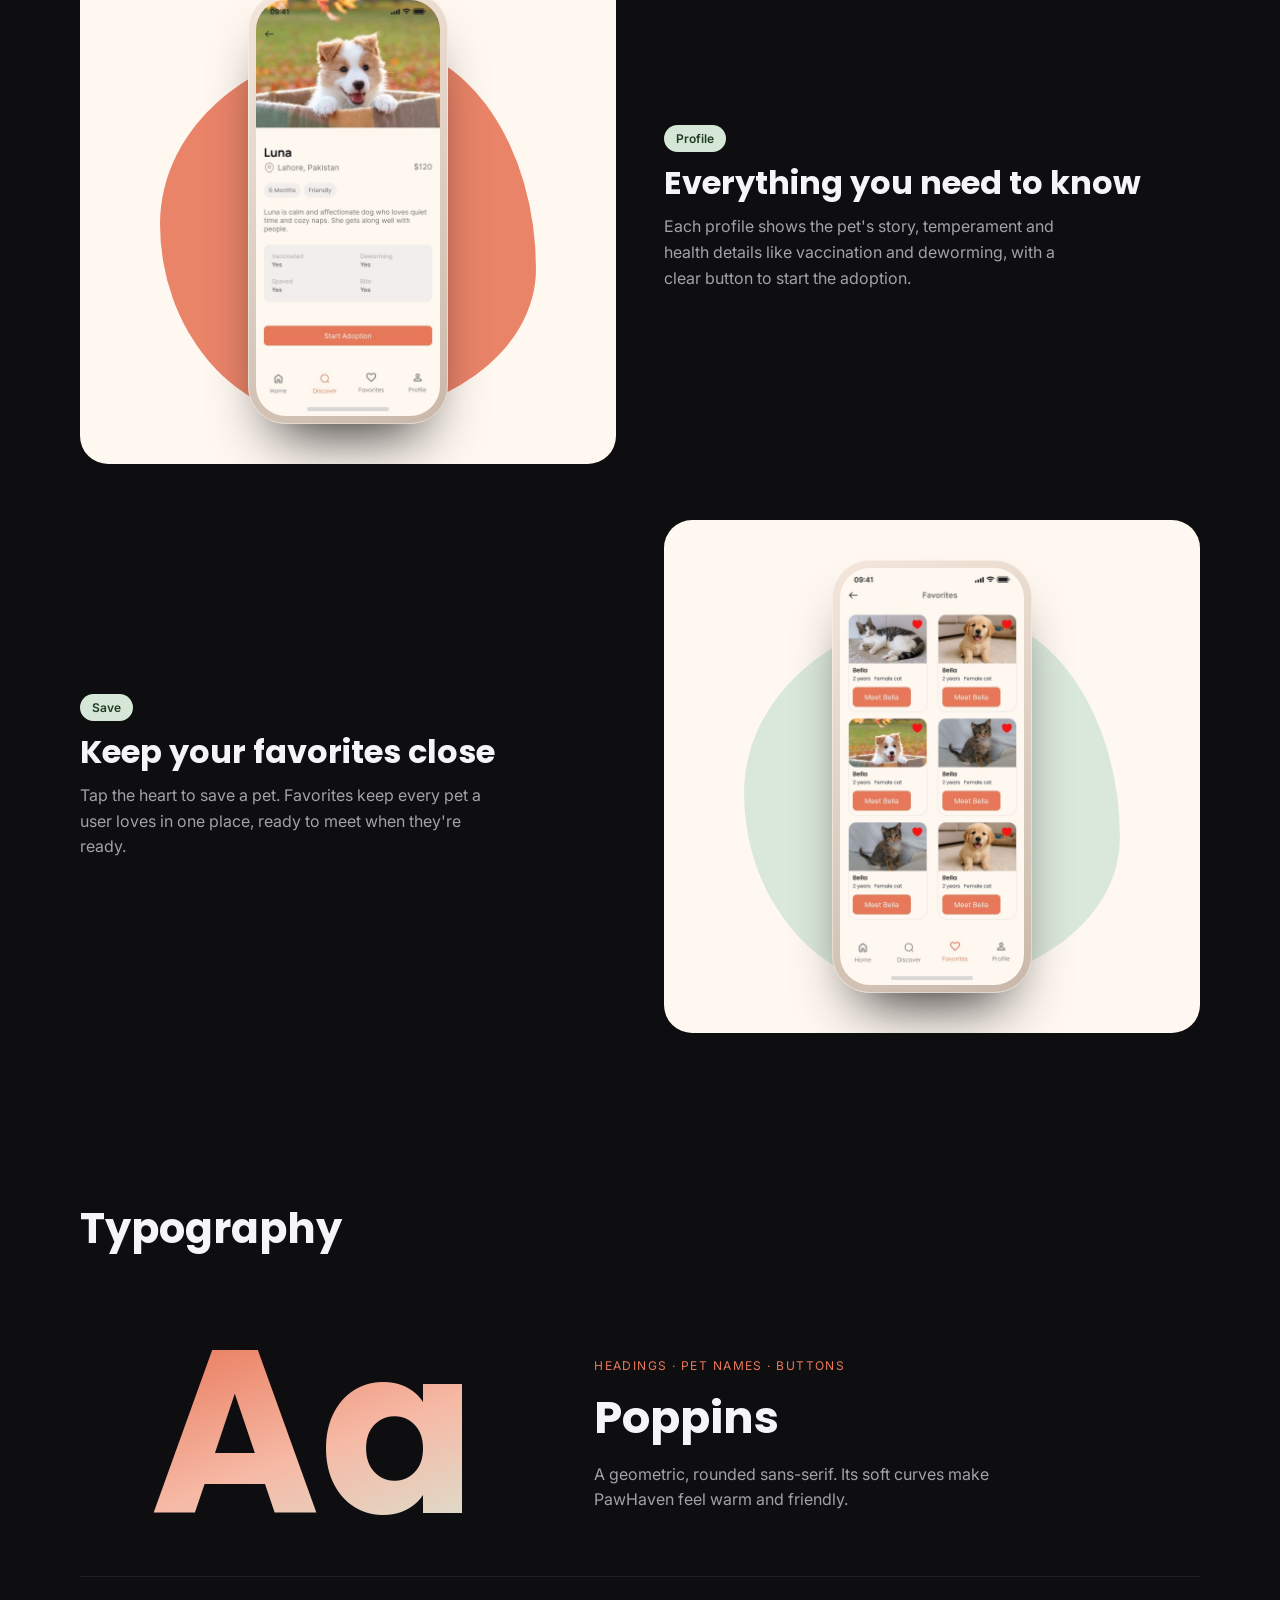
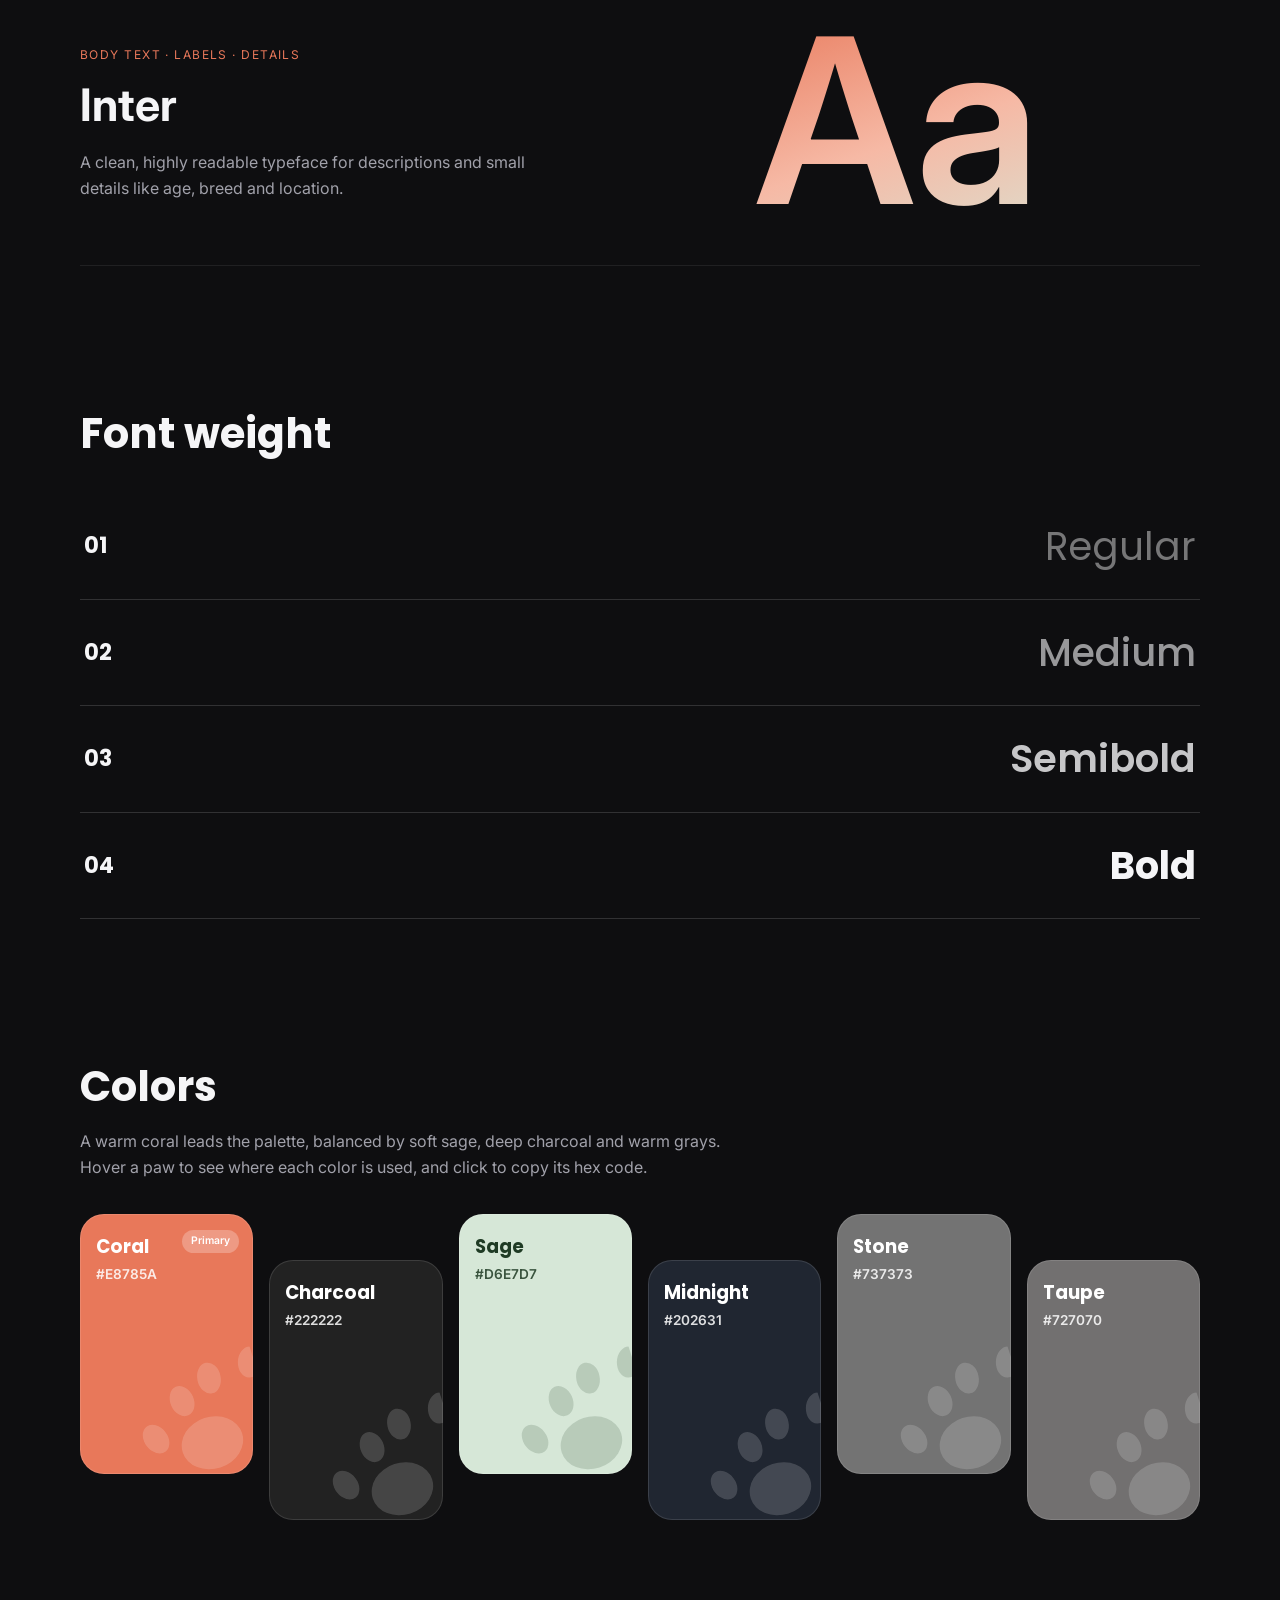
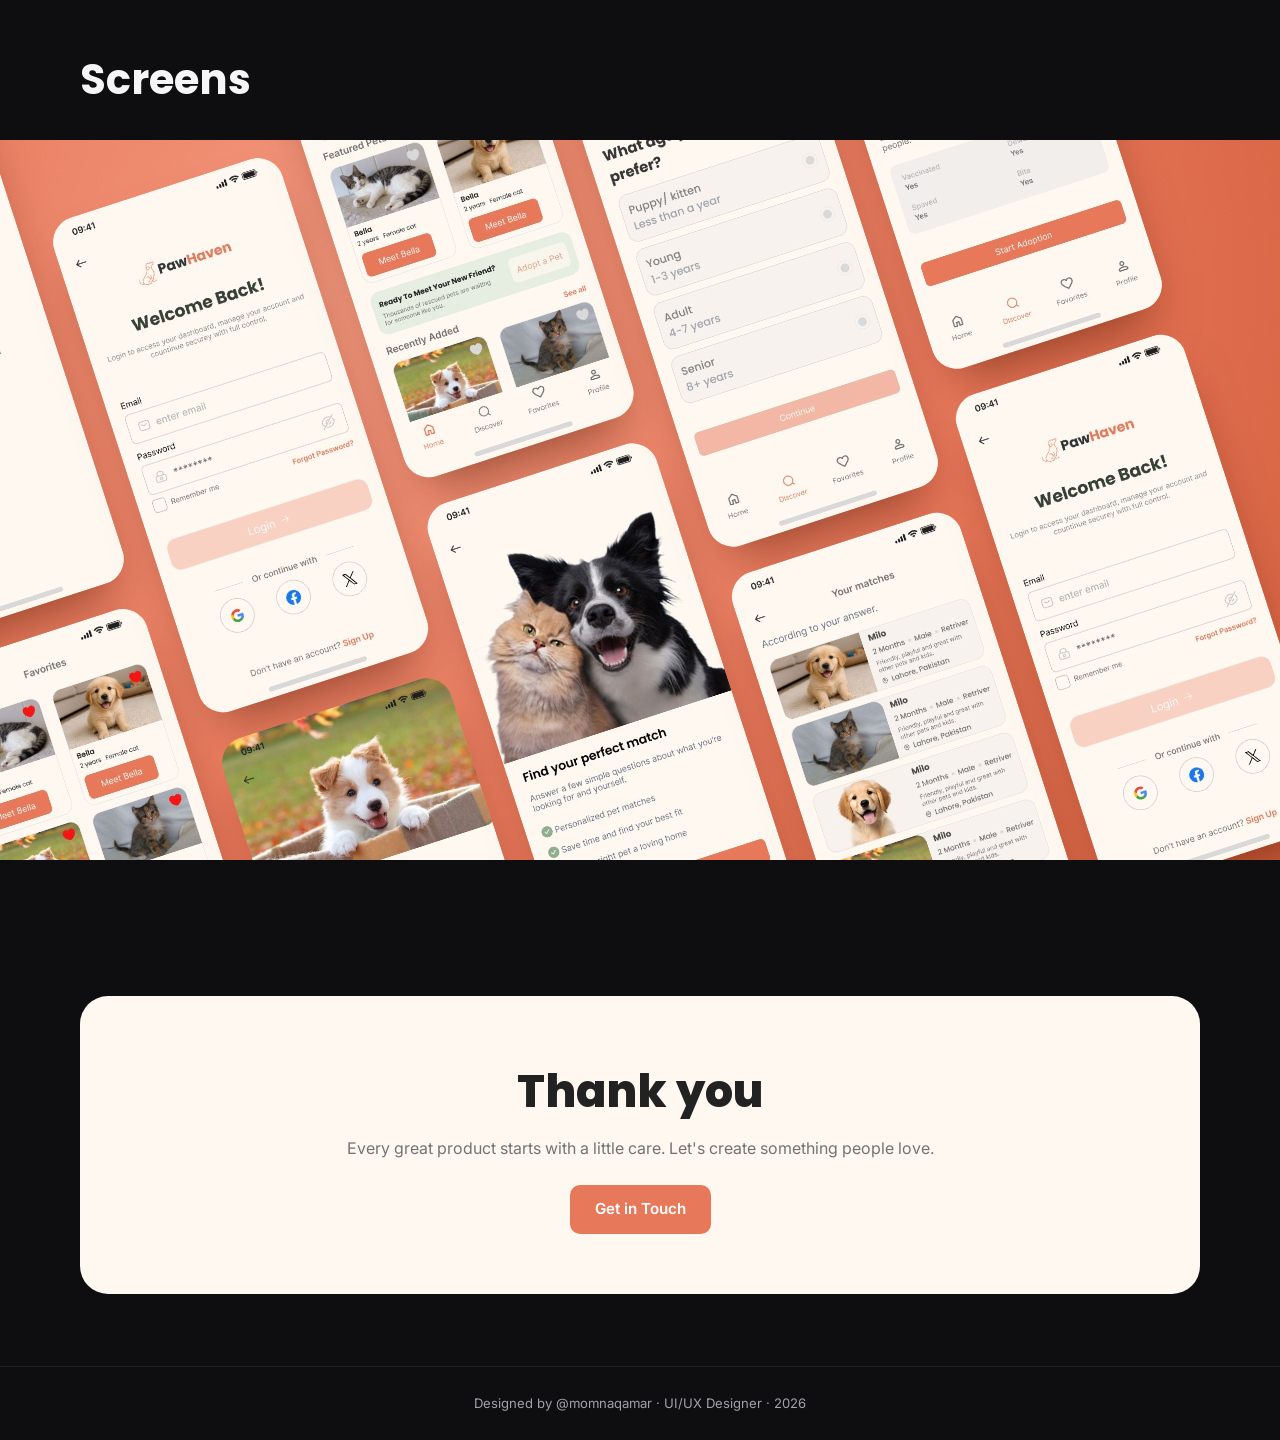
<file: pawhaven.html>
<!DOCTYPE html>
<html lang="en">
<head>
  <meta charset="UTF-8" />
  <meta name="viewport" content="width=device-width, initial-scale=1.0" />
  <title>PawHaven Case Study | Momna Qamar</title>
  <meta name="description" content="PawHaven case study by Momna Qamar: a pet adoption app that matches people with rescued pets through a short quiz." />
  <link rel="preconnect" href="https://fonts.googleapis.com" />
  <link rel="preconnect" href="https://fonts.gstatic.com" crossorigin />
  <link href="https://fonts.googleapis.com/css2?family=Syne:wght@600;700;800&family=Inter:wght@400;500;600;700&family=Poppins:wght@400;500;600;700;800&display=swap" rel="stylesheet" />
  <link rel="stylesheet" href="style.css" />
  <link rel="stylesheet" href="case-study.css" />
  <link rel="stylesheet" href="pawhaven.css" />
</head>
<body class="ph">
  <div class="bg-glow" aria-hidden="true"></div>

  <!-- ============ NAVBAR ============ -->
  <header class="nav">
    <div class="container nav__inner">
      <a href="index.html" class="logo">Momna Qamar</a>
      <nav class="nav__links" id="navLinks" aria-label="Main navigation">
        <a href="index.html#about">About</a>
        <a href="index.html#services">Services</a>
        <a href="index.html#projects">Projects</a>
        <a href="index.html#faqs">FAQs</a>
        <a href="index.html#contact">Contact</a>
        <a href="index.html#contact" class="btn btn--primary nav__mobile-cta">Hire Me</a>
      </nav>
      <a href="index.html#contact" class="btn btn--primary nav__cta">Hire Me</a>
      <button class="nav__toggle" id="navToggle" aria-label="Open menu" aria-expanded="false"><span></span><span></span><span></span></button>
    </div>
  </header>

  <main>
    <!-- ============ HERO ============ -->
    <section class="container ph-hero">
      <div class="ph-hero__text">
        <a href="index.html#projects" class="back-link reveal">&larr; Back to projects</a>
        <span class="ph-pill cs-tag reveal">Pet Adoption · Mobile App</span>
        <h1 class="ph-hero__title reveal">Paw<span>Haven</span></h1>
        <p class="ph-hero__tagline reveal">Find a friend who needs you.</p>
        <p class="ph-hero__desc reveal">A pet adoption app that matches people with rescued cats and dogs through a short quiz, so every pet finds a home that truly fits.</p>

        <dl class="ph-meta reveal">
          <div><dt>Role</dt><dd>UI/UX Designer</dd></div>
          <div><dt>Platform</dt><dd>iOS &amp; Android</dd></div>
          <div><dt>Tools</dt><dd>Figma</dd></div>
          <div><dt>Screens</dt><dd>8 key screens</dd></div>
        </dl>
      </div>

      <div class="ph-hero__visual reveal" aria-hidden="true">
        <span class="ph-blob"></span>
        <span class="ph-blob ph-blob--green"></span>
        <div class="ph-phone ph-phone--back"><img src="assets/pawhaven/onboarding.jpg" alt="" /></div>
        <div class="ph-phone ph-phone--front"><img src="assets/pawhaven/home.jpg" alt="" /></div>
        <svg class="ph-floatpaw fp-1" viewBox="0 0 100 100"><use href="#paw" /></svg>
        <svg class="ph-floatpaw fp-2" viewBox="0 0 100 100"><use href="#paw" /></svg>
        <svg class="ph-floatpaw fp-3" viewBox="0 0 100 100"><use href="#paw" /></svg>
      </div>
    </section>

    <!-- reusable paw shape -->
    <svg width="0" height="0" style="position:absolute" aria-hidden="true">
      <defs>
        <g id="paw">
          <ellipse cx="50" cy="66" rx="24" ry="20" />
          <ellipse cx="22" cy="40" rx="9" ry="12" transform="rotate(-20 22 40)" />
          <ellipse cx="40" cy="24" rx="9" ry="12" transform="rotate(-6 40 24)" />
          <ellipse cx="60" cy="24" rx="9" ry="12" transform="rotate(6 60 24)" />
          <ellipse cx="78" cy="40" rx="9" ry="12" transform="rotate(20 78 40)" />
        </g>
      </defs>
    </svg>

    <!-- ============ ABOUT THE PROJECT ============ -->
    <section class="section container">
      <h2 class="section__title reveal">About the project</h2>
      <div class="cs-story">
        <article class="cs-story__row reveal">
          <div class="cs-story__head">
            <span class="cs-story__icon"><svg viewBox="0 0 24 24"><path d="M2 12s3.5-7 10-7 10 7 10 7-3.5 7-10 7S2 12 2 12z"/><circle cx="12" cy="12" r="3"/></svg></span>
            <div><span class="cs-story__num">01</span><h2>Overview</h2></div>
          </div>
          <p>PawHaven connects people looking to adopt with rescued pets. A short quiz learns what kind of pet suits the user's life and shows matches they can save, meet and adopt.</p>
        </article>
        <article class="cs-story__row reveal">
          <div class="cs-story__head">
            <span class="cs-story__icon"><svg viewBox="0 0 24 24"><path d="M12 9v4M12 17h.01"/><path d="M10.3 3.9L1.8 18a2 2 0 0 0 1.7 3h17a2 2 0 0 0 1.7-3L13.7 3.9a2 2 0 0 0-3.4 0z"/></svg></span>
            <div><span class="cs-story__num">02</span><h2>The problem</h2></div>
          </div>
          <p>Adoption listings are scattered across social media and shelter sites. People scroll endlessly, don't know which pet suits their home, and give up before they find the right one.</p>
        </article>
        <article class="cs-story__row reveal">
          <div class="cs-story__head">
            <span class="cs-story__icon"><svg viewBox="0 0 24 24"><path d="M9 18h6M10 22h4"/><path d="M12 2a7 7 0 0 0-4 12.7c.6.5 1 1.3 1 2.1V17h6v-.2c0-.8.4-1.6 1-2.1A7 7 0 0 0 12 2z"/></svg></span>
            <div><span class="cs-story__num">03</span><h2>The solution</h2></div>
          </div>
          <p>A warm, friendly app that asks a few simple questions, then shows pets that match. Clear profiles, favorites and a one-tap adoption start make the journey easy.</p>
        </article>
      </div>
    </section>

    <!-- ============ DESIGN PROCESS ============ -->
    <section class="section container">
      <h2 class="section__title reveal">Design process</h2>
      <ol class="ph-process">
        <li class="reveal"><span class="ph-process__paw"><svg viewBox="0 0 100 100"><use href="#paw" /></svg><b>1</b></span><h3>Research</h3><p>Talked to adopters and studied shelter websites to find what slows people down.</p></li>
        <li class="reveal"><span class="ph-process__paw"><svg viewBox="0 0 100 100"><use href="#paw" /></svg><b>2</b></span><h3>User flow</h3><p>Mapped the journey from the matching quiz to starting an adoption.</p></li>
        <li class="reveal"><span class="ph-process__paw"><svg viewBox="0 0 100 100"><use href="#paw" /></svg><b>3</b></span><h3>Wireframes</h3><p>Sketched the quiz, match list, pet profile and favorites layouts.</p></li>
        <li class="reveal"><span class="ph-process__paw"><svg viewBox="0 0 100 100"><use href="#paw" /></svg><b>4</b></span><h3>Visual design</h3><p>Chose a warm coral and cream palette with Poppins and Inter to feel caring and friendly.</p></li>
        <li class="reveal"><span class="ph-process__paw"><svg viewBox="0 0 100 100"><use href="#paw" /></svg><b>5</b></span><h3>Prototype</h3><p>Built an interactive prototype and tested the quiz flow with real users.</p></li>
      </ol>
    </section>

    <!-- ============ FEATURES ============ -->
    <section class="section container">
      <h2 class="section__title reveal">Key features</h2>

      <div class="ph-feature reveal">
        <div class="ph-feature__stage">
          <div class="ph-phone ph-phone--tilt-l"><img src="assets/pawhaven/onboarding.jpg" alt="Find your perfect match intro screen" /></div>
          <div class="ph-phone ph-phone--tilt-r"><img src="assets/pawhaven/quiz.jpg" alt="Quiz question: what age pet do you prefer" /></div>
        </div>
        <div class="ph-feature__text">
          <span class="ph-tag">Match</span>
          <h3>A quick quiz finds your perfect match</h3>
          <p>Users answer 4 simple questions about the pet they want and their lifestyle. A progress bar shows how far along they are, so the quiz never feels long.</p>
        </div>
      </div>

      <div class="ph-feature ph-feature--flip reveal">
        <div class="ph-feature__stage">
          <div class="ph-phone"><img src="assets/pawhaven/matches.jpg" alt="Your matches list" /></div>
        </div>
        <div class="ph-feature__text">
          <span class="ph-tag">Discover</span>
          <h3>Matches that fit your life</h3>
          <p>Results show each pet's age, gender, breed and location, plus a short note on their personality, so users can compare at a glance.</p>
        </div>
      </div>

      <div class="ph-feature reveal">
        <div class="ph-feature__stage">
          <div class="ph-phone"><img src="assets/pawhaven/pet-details.jpg" alt="Pet profile for Luna with health details" /></div>
        </div>
        <div class="ph-feature__text">
          <span class="ph-tag">Profile</span>
          <h3>Everything you need to know</h3>
          <p>Each profile shows the pet's story, temperament and health details like vaccination and deworming, with a clear button to start the adoption.</p>
        </div>
      </div>

      <div class="ph-feature ph-feature--flip reveal">
        <div class="ph-feature__stage">
          <div class="ph-phone"><img src="assets/pawhaven/favorites.jpg" alt="Favorites screen with saved pets" /></div>
        </div>
        <div class="ph-feature__text">
          <span class="ph-tag">Save</span>
          <h3>Keep your favorites close</h3>
          <p>Tap the heart to save a pet. Favorites keep every pet a user loves in one place, ready to meet when they're ready.</p>
        </div>
      </div>
    </section>

    <!-- ============ TYPOGRAPHY ============ -->
    <section class="section container">
      <h2 class="section__title reveal">Typography</h2>

      <div class="cs-font reveal">
        <div class="cs-font__glyph" style="font-family: 'Poppins', sans-serif; font-weight: 700;">Aa</div>
        <div class="cs-font__info">
          <span class="cs-font__role">Headings · Pet names · Buttons</span>
          <h3 style="font-family: 'Poppins', sans-serif;">Poppins</h3>
          <p>A geometric, rounded sans-serif. Its soft curves make PawHaven feel warm and friendly.</p>
        </div>
      </div>

      <div class="cs-font cs-font--flip reveal">
        <div class="cs-font__glyph" style="font-family: 'Inter', sans-serif; font-weight: 600;">Aa</div>
        <div class="cs-font__info">
          <span class="cs-font__role">Body text · Labels · Details</span>
          <h3 style="font-family: 'Inter', sans-serif;">Inter</h3>
          <p>A clean, highly readable typeface for descriptions and small details like age, breed and location.</p>
        </div>
      </div>
    </section>

    <!-- ============ FONT WEIGHT ============ -->
    <section class="section container">
      <h2 class="section__title reveal">Font weight</h2>

      <ul class="weights">
        <li class="reveal"><span class="weights__num">01</span><span class="weights__name" style="font-family: 'Poppins', sans-serif; font-weight: 400; opacity: 0.45;">Regular</span></li>
        <li class="reveal"><span class="weights__num">02</span><span class="weights__name" style="font-family: 'Poppins', sans-serif; font-weight: 500; opacity: 0.6;">Medium</span></li>
        <li class="reveal"><span class="weights__num">03</span><span class="weights__name" style="font-family: 'Poppins', sans-serif; font-weight: 600; opacity: 0.8;">Semibold</span></li>
        <li class="reveal"><span class="weights__num">04</span><span class="weights__name" style="font-family: 'Poppins', sans-serif; font-weight: 700; opacity: 1;">Bold</span></li>
      </ul>
    </section>

    <!-- ============ COLORS ============ -->
    <section class="section container">
      <h2 class="section__title reveal">Colors</h2>
      <p class="ph-lead reveal">A warm coral leads the palette, balanced by soft sage, deep charcoal and warm grays. Hover a paw to see where each color is used, and click to copy its hex code.</p>

      <div class="paw-trail">
        <button class="paw-card paw-card--hero reveal" style="--c:#E8785A; --t:#fff;" data-hex="#E8785A">
          <svg class="paw-card__paw" viewBox="0 0 100 100"><use href="#paw" /></svg>
          <span class="paw-card__name">Coral</span>
          <span class="paw-card__hex">#E8785A</span>
          <span class="paw-card__use">Primary · buttons, active tabs, highlights</span>
          <span class="paw-card__badge">Primary</span>
        </button>
        <button class="paw-card reveal" style="--c:#222222; --t:#fff;" data-hex="#222222">
          <svg class="paw-card__paw" viewBox="0 0 100 100"><use href="#paw" /></svg>
          <span class="paw-card__name">Charcoal</span>
          <span class="paw-card__hex">#222222</span>
          <span class="paw-card__use">Headings and pet names</span>
        </button>
        <button class="paw-card reveal" style="--c:#D6E7D7; --t:#1f3b24;" data-hex="#D6E7D7">
          <svg class="paw-card__paw" viewBox="0 0 100 100"><use href="#paw" /></svg>
          <span class="paw-card__name">Sage</span>
          <span class="paw-card__hex">#D6E7D7</span>
          <span class="paw-card__use">Banners and check icons</span>
        </button>
        <button class="paw-card reveal" style="--c:#202631; --t:#fff;" data-hex="#202631">
          <svg class="paw-card__paw" viewBox="0 0 100 100"><use href="#paw" /></svg>
          <span class="paw-card__name">Midnight</span>
          <span class="paw-card__hex">#202631</span>
          <span class="paw-card__use">Bold titles and icons</span>
        </button>
        <button class="paw-card reveal" style="--c:#737373; --t:#fff;" data-hex="#737373">
          <svg class="paw-card__paw" viewBox="0 0 100 100"><use href="#paw" /></svg>
          <span class="paw-card__name">Stone</span>
          <span class="paw-card__hex">#737373</span>
          <span class="paw-card__use">Body text and descriptions</span>
        </button>
        <button class="paw-card reveal" style="--c:#727070; --t:#fff;" data-hex="#727070">
          <svg class="paw-card__paw" viewBox="0 0 100 100"><use href="#paw" /></svg>
          <span class="paw-card__name">Taupe</span>
          <span class="paw-card__hex">#727070</span>
          <span class="paw-card__use">Labels and inactive icons</span>
        </button>
      </div>
    </section>

    <!-- ============ SCREENS WALL ============ -->
    <section class="ph-wall-section">
      <div class="container">
        <h2 class="section__title reveal">Screens</h2>
      </div>

      <div class="ph-wall reveal">
        <div class="ph-wall__inner">
          <div class="ph-col ph-col--up">
            <img src="assets/pawhaven/splash.jpg" alt="Splash screen" />
            <img src="assets/pawhaven/favorites.jpg" alt="Favorites screen" />
            <img src="assets/pawhaven/quiz.jpg" alt="Quiz screen" />
          </div>
          <div class="ph-col ph-col--down">
            <img src="assets/pawhaven/login.jpg" alt="Login screen" />
            <img src="assets/pawhaven/pet-details.jpg" alt="Pet details screen" />
            <img src="assets/pawhaven/home.jpg" alt="Home screen" />
          </div>
          <div class="ph-col ph-col--up">
            <img src="assets/pawhaven/home.jpg" alt="Home screen" />
            <img src="assets/pawhaven/onboarding.jpg" alt="Find your perfect match screen" />
            <img src="assets/pawhaven/matches.jpg" alt="Your matches screen" />
          </div>
          <div class="ph-col ph-col--down">
            <img src="assets/pawhaven/quiz.jpg" alt="Quiz screen" />
            <img src="assets/pawhaven/matches.jpg" alt="Your matches screen" />
            <img src="assets/pawhaven/splash.jpg" alt="Splash screen" />
          </div>
          <div class="ph-col ph-col--up">
            <img src="assets/pawhaven/pet-details.jpg" alt="Pet details screen" />
            <img src="assets/pawhaven/login.jpg" alt="Login screen" />
            <img src="assets/pawhaven/favorites.jpg" alt="Favorites screen" />
          </div>
        </div>
      </div>
    </section>

    <!-- ============ THANK YOU ============ -->
    <section class="container section">
      <div class="ph-thanks reveal">
        <h2>Thank you</h2>
        <p>Every great product starts with a little care. Let's create something people love.</p>
        <a href="index.html#contact" class="btn ph-thanks__btn">Get in Touch</a>
      </div>
    </section>
  </main>

  <footer class="footer">
    <div class="container">Designed by @momnaqamar · UI/UX Designer · <span id="year"></span></div>
  </footer>

  <script src="script.js"></script>
  <script src="pawhaven.js"></script>
</body>
</html>
</file>
<file: style.css>
/* =========================================================
   Momna Qamar — Portfolio
   Colors: Electric Blue #4D7CFE → Indigo #6366F1 → Violet #8B5CF6
   ========================================================= */

:root {
  --blue: #4d7cfe;
  --indigo: #6366f1;
  --violet: #8b5cf6;
  --gradient: linear-gradient(135deg, var(--blue) 0%, var(--indigo) 50%, var(--violet) 100%);

  --bg: #0e0e10;
  --surface: #1a1a1d;
  --surface-2: #232327;
  --border: rgba(255, 255, 255, 0.08);
  --text: #f5f5f7;
  --muted: #a1a1aa;

  --radius: 14px;
  --ease: cubic-bezier(0.22, 1, 0.36, 1);
  --font-head: "Syne", sans-serif;
  --font-body: "Inter", sans-serif;
}

*,
*::before,
*::after { box-sizing: border-box; margin: 0; padding: 0; }

html { scroll-behavior: smooth; }

body {
  font-family: var(--font-body);
  background: var(--bg);
  color: var(--text);
  line-height: 1.6;
  overflow-x: hidden;
}

img { max-width: 100%; display: block; }
a { color: inherit; text-decoration: none; }
button, input, select, textarea { font: inherit; color: inherit; }

.container { width: min(1120px, 100% - 40px); margin-inline: auto; }

/* soft background glow */
.bg-glow {
  position: fixed; inset: 0; z-index: -1; pointer-events: none;
  background:
    radial-gradient(600px 400px at 15% 10%, rgba(99, 102, 241, 0.12), transparent 70%),
    radial-gradient(500px 500px at 90% 60%, rgba(139, 92, 246, 0.08), transparent 70%);
}

.gradient-text {
  background: var(--gradient);
  -webkit-background-clip: text;
  background-clip: text;
  color: transparent;
}

/* ================= BUTTONS ================= */
.btn {
  position: relative;
  display: inline-flex; align-items: center; justify-content: center;
  padding: 11px 24px;
  border-radius: 10px;
  font-weight: 600; font-size: 0.95rem;
  border: 1px solid transparent;
  cursor: pointer;
  overflow: hidden;
  isolation: isolate;
  transition: transform 0.3s var(--ease), box-shadow 0.3s var(--ease), border-color 0.3s, color 0.3s;
}

.btn--primary {
  background: var(--gradient);
  background-size: 200% 200%;
  background-position: 0% 50%;
  color: #fff;
  transition: transform 0.3s var(--ease), box-shadow 0.3s var(--ease), background-position 0.5s var(--ease);
}
/* light sweep across the button */
.btn--primary::after {
  content: "";
  position: absolute; inset: 0; z-index: -1;
  background: linear-gradient(120deg, transparent 30%, rgba(255, 255, 255, 0.35) 50%, transparent 70%);
  transform: translateX(-120%);
  transition: transform 0.6s var(--ease);
}
.btn--primary:hover {
  transform: translateY(-3px);
  background-position: 100% 50%;
  box-shadow: 0 10px 30px -8px rgba(99, 102, 241, 0.7);
}
.btn--primary:hover::after { transform: translateX(120%); }

.btn--ghost {
  background: transparent;
  border-color: rgba(255, 255, 255, 0.25);
  color: var(--text);
}
.btn--ghost::before {
  content: "";
  position: absolute; inset: 0; z-index: -1;
  background: var(--gradient);
  opacity: 0;
  transition: opacity 0.35s var(--ease);
}
.btn--ghost:hover {
  transform: translateY(-3px);
  border-color: transparent;
  box-shadow: 0 10px 30px -10px rgba(139, 92, 246, 0.7);
}
.btn--ghost:hover::before { opacity: 1; }

.btn:active { transform: translateY(0) scale(0.97); }
.btn:focus-visible, a:focus-visible, button:focus-visible {
  outline: 2px solid var(--violet); outline-offset: 3px;
}

/* ================= NAVBAR ================= */
.nav {
  position: sticky; top: 0; z-index: 50;
  backdrop-filter: blur(14px);
  background: rgba(14, 14, 16, 0.7);
  border-bottom: 1px solid transparent;
  transition: border-color 0.3s, background 0.3s;
}
.nav.scrolled { border-color: var(--border); background: rgba(14, 14, 16, 0.9); }

.nav__inner { display: flex; align-items: center; justify-content: space-between; height: 72px; gap: 24px; }

.logo {
  font-family: var(--font-head); font-weight: 700; font-size: 1.15rem;
  background: var(--gradient); -webkit-background-clip: text; background-clip: text; color: transparent;
}

.nav__links { display: flex; gap: 34px; }
.nav__links a {
  position: relative; font-size: 0.92rem; color: var(--muted);
  transition: color 0.3s;
}
.nav__links a:not(.btn)::after {
  content: ""; position: absolute; left: 0; bottom: -6px;
  width: 100%; height: 2px; border-radius: 2px;
  background: var(--gradient);
  transform: scaleX(0); transform-origin: right;
  transition: transform 0.35s var(--ease);
}
.nav__links a:not(.btn):hover { color: var(--text); }
.nav__links a:not(.btn):hover::after { transform: scaleX(1); transform-origin: left; }
.nav__mobile-cta { display: none; }

.nav__toggle { display: none; background: none; border: 0; cursor: pointer; width: 32px; height: 32px; position: relative; }
.nav__toggle span {
  position: absolute; left: 4px; right: 4px; height: 2px; background: var(--text); border-radius: 2px;
  transition: transform 0.3s var(--ease), opacity 0.3s;
}
.nav__toggle span:nth-child(1) { top: 9px; }
.nav__toggle span:nth-child(2) { top: 15px; }
.nav__toggle span:nth-child(3) { top: 21px; }
.nav__toggle.open span:nth-child(1) { transform: translateY(6px) rotate(45deg); }
.nav__toggle.open span:nth-child(2) { opacity: 0; }
.nav__toggle.open span:nth-child(3) { transform: translateY(-6px) rotate(-45deg); }

/* ================= HERO ================= */
.hero {
  display: grid; grid-template-columns: 1fr 1fr; align-items: center; gap: 48px;
  padding-block: 56px 40px;
}
.pill {
  display: inline-block; padding: 5px 14px; border-radius: 999px;
  font-size: 0.78rem; color: var(--muted);
  background: var(--surface-2); border: 1px solid var(--border);
}
.hero__title {
  font-family: var(--font-head); font-weight: 700;
  font-size: clamp(2.6rem, 5.5vw, 4rem); line-height: 1.05;
  margin: 18px 0 20px;
}
.hero__desc { color: var(--muted); max-width: 46ch; margin-bottom: 32px; }
.hero__actions { display: flex; gap: 14px; flex-wrap: wrap; }

.hero__visual {
  aspect-ratio: 4 / 5;
  border-radius: 22px; overflow: hidden;
  background: radial-gradient(circle at 50% 45%, rgba(99, 102, 241, 0.45), transparent 60%), #050507;
  border: 1px solid var(--border);
  box-shadow: 0 30px 80px -30px rgba(99, 102, 241, 0.5);
}
.hero__visual img { width: 100%; height: 100%; object-fit: cover; transition: transform 1.2s var(--ease); }
.hero__visual:hover img { transform: scale(1.04); }

/* ================= SECTIONS ================= */
.section { padding-block: 72px; }
.section__title {
  font-family: var(--font-head); font-weight: 700;
  font-size: clamp(1.9rem, 3.5vw, 2.6rem); line-height: 1.15;
  margin-bottom: 36px;
}

/* ================= SERVICE CARDS ================= */
.services-grid { display: grid; grid-template-columns: repeat(3, 1fr); gap: 18px; }

.service-card {
  position: relative; overflow: hidden; isolation: isolate;
  padding: 28px 24px;
  border-radius: var(--radius);
  background: var(--gradient);
  min-height: 210px;
  transition: transform 0.45s var(--ease), box-shadow 0.45s var(--ease);
}
/* darker layer that fades on hover */
.service-card::before {
  content: ""; position: absolute; inset: 0; z-index: -1;
  background: linear-gradient(135deg, rgba(0, 0, 0, 0) 0%, rgba(0, 0, 0, 0.18) 100%);
  transition: opacity 0.45s var(--ease);
}
/* shine sweep */
.service-card::after {
  content: ""; position: absolute; top: 0; left: -75%; z-index: -1;
  width: 50%; height: 100%;
  background: linear-gradient(100deg, transparent, rgba(255, 255, 255, 0.28), transparent);
  transform: skewX(-20deg);
  transition: left 0.8s var(--ease);
}
.service-card:hover {
  transform: translateY(-8px);
  box-shadow: 0 22px 45px -15px rgba(99, 102, 241, 0.75);
}
.service-card:hover::before { opacity: 0; }
.service-card:hover::after { left: 130%; }

.service-card__icon {
  width: 42px; height: 42px; border-radius: 10px;
  display: grid; place-items: center;
  background: rgba(255, 255, 255, 0.16);
  border: 1px dashed rgba(255, 255, 255, 0.45);
  margin-bottom: 22px;
  transition: transform 0.45s var(--ease), background 0.45s;
}
.service-card__icon svg { width: 20px; height: 20px; fill: none; stroke: #fff; stroke-width: 1.8; stroke-linecap: round; stroke-linejoin: round; }
.service-card:hover .service-card__icon { transform: rotate(-8deg) scale(1.12); background: rgba(255, 255, 255, 0.26); }

.service-card h3 { font-family: var(--font-head); font-size: 1.2rem; margin-bottom: 10px; }
.service-card p { font-size: 0.88rem; color: rgba(255, 255, 255, 0.85); line-height: 1.55; }

/* ================= PROJECT CARDS ================= */
.projects-grid { display: grid; grid-template-columns: 1fr 1fr; gap: 18px; }
.project-card--wide { grid-column: 1 / -1; }

.project-card {
  border-radius: var(--radius); overflow: hidden;
  background: var(--surface);
  border: 1px solid var(--border);
  transition: transform 0.45s var(--ease), border-color 0.45s, box-shadow 0.45s var(--ease);
  cursor: pointer;
}
.project-card:hover {
  transform: translateY(-6px);
  border-color: rgba(139, 92, 246, 0.55);
  box-shadow: 0 24px 50px -20px rgba(99, 102, 241, 0.6);
}

.project-card__media { position: relative; aspect-ratio: 16 / 10; overflow: hidden; }
.project-card--wide .project-card__media { aspect-ratio: 21 / 8.5; }
.project-card__media img { width: 100%; height: 100%; object-fit: cover; transition: transform 0.9s var(--ease), filter 0.6s; }
.project-card:hover .project-card__media img { transform: scale(1.08); filter: brightness(1.08); }
/* color veil on hover */
.project-card__media::after {
  content: ""; position: absolute; inset: 0;
  background: linear-gradient(180deg, transparent 50%, rgba(99, 102, 241, 0.35));
  opacity: 0; transition: opacity 0.5s var(--ease);
}
.project-card:hover .project-card__media::after { opacity: 1; }

/* fallbacks while images are missing */
.media--artify { background: radial-gradient(circle at 70% 40%, #4d7cfe55, transparent 60%), #0b0b12; }
.media--biterush { background: radial-gradient(circle at 50% 50%, #f9731655, transparent 60%), #120c08; }
.media--pawhaven { background: radial-gradient(circle at 50% 50%, #8b5cf655, transparent 60%), #111; }

.project-card__tag {
  position: absolute; top: 14px; left: 14px; z-index: 1;
  padding: 4px 12px; border-radius: 999px; font-size: 0.75rem;
  background: rgba(14, 14, 16, 0.7); backdrop-filter: blur(8px);
  border: 1px solid var(--border);
  transform: translateY(-8px); opacity: 0;
  transition: transform 0.4s var(--ease), opacity 0.4s;
}
.project-card:hover .project-card__tag { transform: translateY(0); opacity: 1; }

.project-card__body { padding: 20px 22px 24px; }
.project-card__body h3 { font-family: var(--font-head); font-size: 1.15rem; margin-bottom: 8px; display: flex; align-items: center; gap: 8px; }
.project-card__body p { font-size: 0.88rem; color: var(--muted); }
.arrow { display: inline-block; opacity: 0; transform: translate(-6px, 6px); transition: transform 0.4s var(--ease), opacity 0.4s; color: var(--violet); }
.project-card:hover .arrow { opacity: 1; transform: translate(0, 0); }

/* ================= TOOLS ================= */
.tools-head { display: flex; justify-content: space-between; align-items: center; gap: 24px; flex-wrap: wrap; margin-bottom: 36px; }
.tools-head .section__title { margin-bottom: 0; }
/* auto-scrolling tool logos */
.marquee {
  flex: 1 1 280px; max-width: 400px;
  overflow: hidden;
  /* fade the logos in and out at both edges */
  -webkit-mask-image: linear-gradient(90deg, transparent, #000 15%, #000 85%, transparent);
  mask-image: linear-gradient(90deg, transparent, #000 15%, #000 85%, transparent);
}
.marquee__track {
  display: flex; width: max-content;
  animation: marquee-scroll 14s linear infinite;
}
.marquee:hover .marquee__track { animation-play-state: paused; }
.marquee__group { display: flex; align-items: center; gap: 28px; padding-right: 28px; padding-block: 10px; }
.marquee .tool-logo { flex-shrink: 0; }
.marquee .tool-logo:hover { transform: translateY(-6px) rotate(-6deg); }
@keyframes marquee-scroll {
  from { transform: translateX(0); }
  to { transform: translateX(-50%); }
}
.tool-logo--ps { background: #001e36; color: #31a8ff; border: 1.5px solid #31a8ff55; }
.tool-logo--lr { background: #001e36; color: #31a8ff; border: 1.5px solid #31a8ff55; }
.tool-logo {
  width: 52px; height: 52px; border-radius: 10px;
  display: grid; place-items: center;
  font-family: var(--font-body); font-weight: 600; font-size: 1.3rem;
  transition: transform 0.4s var(--ease);
}
.tool-logo--svg svg { height: 40px; width: auto; }
.tool-logo--sm { width: 36px; height: 36px; font-size: 0.95rem; border-radius: 7px; }
.tool-logo--sm svg { height: 26px; }

.tools-grid { display: grid; grid-template-columns: repeat(3, 1fr); gap: 18px; }

.tool-card {
  position: relative;
  padding: 24px 22px;
  border-radius: var(--radius);
  background: var(--surface);
  border: 1px solid var(--border);
  transition: transform 0.45s var(--ease), box-shadow 0.45s var(--ease), background 0.45s;
}
/* gradient border that fades in on hover */
.tool-card::before {
  content: ""; position: absolute; inset: 0; border-radius: inherit; padding: 1px;
  background: var(--gradient);
  -webkit-mask: linear-gradient(#000 0 0) content-box, linear-gradient(#000 0 0);
  -webkit-mask-composite: xor; mask-composite: exclude;
  opacity: 0; transition: opacity 0.45s var(--ease);
}
.tool-card:hover {
  transform: translateY(-6px);
  background: var(--surface-2);
  box-shadow: 0 20px 40px -18px rgba(99, 102, 241, 0.55);
}
.tool-card:hover::before { opacity: 1; }
.tool-card .tool-logo { margin-bottom: 18px; }
.tool-card:hover .tool-logo { transform: scale(1.12) rotate(-6deg); }
.tool-card h3 { font-family: var(--font-head); font-size: 1.1rem; margin-bottom: 8px; }
.tool-card p { font-size: 0.86rem; color: var(--muted); }

/* ================= FAQ ================= */
.faq-list { display: flex; flex-direction: column; gap: 14px; }
.faq {
  border-radius: 12px; background: var(--surface);
  border: 1px solid var(--border);
  transition: border-color 0.3s, background 0.3s;
}
.faq:hover, .faq.open { border-color: rgba(99, 102, 241, 0.45); background: var(--surface-2); }

.faq__q {
  width: 100%; display: flex; justify-content: space-between; align-items: center; gap: 16px;
  padding: 20px 22px; background: none; border: 0; cursor: pointer; text-align: left; font-size: 1rem;
}
.faq__icon {
  position: relative; flex-shrink: 0;
  width: 28px; height: 28px; border-radius: 50%;
  border: 2px solid var(--indigo);
  transition: transform 0.4s var(--ease), background 0.3s;
}
.faq__icon::before, .faq__icon::after {
  content: ""; position: absolute; top: 50%; left: 50%;
  width: 12px; height: 2px; background: var(--indigo); border-radius: 2px;
  transform: translate(-50%, -50%);
  transition: background 0.3s;
}
.faq__icon::after { transform: translate(-50%, -50%) rotate(90deg); }
.faq__q:hover .faq__icon { background: var(--indigo); }
.faq__q:hover .faq__icon::before, .faq__q:hover .faq__icon::after { background: #fff; }
.faq.open .faq__icon { transform: rotate(45deg); }

.faq__a { display: grid; grid-template-rows: 0fr; transition: grid-template-rows 0.4s var(--ease); }
.faq__a p { overflow: hidden; padding: 0 22px; color: var(--muted); font-size: 0.93rem; }
.faq.open .faq__a { grid-template-rows: 1fr; }
.faq.open .faq__a p { padding-bottom: 20px; }

/* ================= CONTACT ================= */
.contact__big {
  font-family: var(--font-head); font-weight: 800;
  font-size: clamp(3rem, 10vw, 7rem); line-height: 1;
  color: rgba(255, 255, 255, 0.1);
  margin-bottom: 40px; white-space: nowrap;
}
.contact__grid { display: grid; grid-template-columns: 1fr 1.4fr; gap: 48px; }
.contact__info .section__title { margin-bottom: 12px; }
.contact__lead { color: var(--muted); font-size: 0.92rem; margin-bottom: 18px; max-width: 34ch; }
.contact__perks { list-style: none; display: grid; gap: 8px; margin-bottom: 26px; font-size: 0.88rem; color: var(--muted); }
.contact__perks li { display: flex; align-items: center; gap: 10px; }
.contact__perks li::before {
  content: "✓"; display: grid; place-items: center;
  width: 18px; height: 18px; border-radius: 50%;
  background: var(--gradient); color: #fff; font-size: 0.65rem;
}

.info-card {
  display: grid; gap: 2px;
  padding: 18px 20px; margin-bottom: 14px; max-width: 320px;
  border-radius: 12px; background: var(--surface); border: 1px solid var(--border);
  transition: transform 0.4s var(--ease), border-color 0.4s;
}
.info-card svg { width: 20px; height: 20px; fill: none; stroke: var(--muted); stroke-width: 1.8; margin-bottom: 8px; transition: stroke 0.3s; }
.info-card strong { font-family: var(--font-head); font-size: 1.05rem; }
.info-card span { font-size: 0.85rem; color: var(--muted); }
.info-card:hover { transform: translateX(6px); border-color: rgba(99, 102, 241, 0.5); }
.info-card:hover svg { stroke: var(--violet); }

.contact__form { display: grid; gap: 14px; align-content: start; }
.contact__form input, .contact__form select, .contact__form textarea {
  width: 100%; padding: 14px 16px;
  border-radius: 10px; border: 1px solid var(--border);
  background: var(--surface); font-size: 0.92rem;
  transition: border-color 0.3s, box-shadow 0.3s;
}
.contact__form select { color: var(--muted); appearance: none; cursor: pointer; }
.contact__form select:valid { color: var(--text); }
.contact__form textarea { resize: vertical; }
.contact__form ::placeholder { color: var(--muted); }
.contact__form input:focus, .contact__form select:focus, .contact__form textarea:focus {
  outline: none; border-color: var(--indigo); box-shadow: 0 0 0 3px rgba(99, 102, 241, 0.2);
}
.contact__form .invalid { border-color: #f87171; }
.contact__form .btn { justify-self: start; padding-inline: 34px; }
.honeypot { position: absolute; left: -9999px; }
.form-status { font-size: 0.88rem; min-height: 1.2em; }
.form-status.success { color: #4ade80; }
.form-status.error { color: #f87171; }

/* ================= FOOTER ================= */
.footer { border-top: 1px solid var(--border); padding: 26px 0; text-align: center; font-size: 0.82rem; color: var(--muted); }

/* ================= SCROLL REVEAL ================= */
.reveal { opacity: 0; transform: translateY(24px); transition: opacity 0.8s var(--ease), transform 0.8s var(--ease); }
.reveal.visible { opacity: 1; transform: none; }

/* ================= RESPONSIVE ================= */
@media (max-width: 960px) {
  .services-grid { grid-template-columns: repeat(2, 1fr); }
  .tools-grid { grid-template-columns: repeat(3, 1fr); }
}

@media (max-width: 760px) {
  .nav__cta { display: none; }
  .nav__toggle { display: block; }
  .nav__links {
    position: absolute; top: 72px; left: 0; right: 0;
    flex-direction: column; gap: 0; padding: 12px 20px 20px;
    background: rgba(14, 14, 16, 0.97); border-bottom: 1px solid var(--border);
    transform: translateY(-10px); opacity: 0; pointer-events: none;
    transition: opacity 0.3s, transform 0.3s var(--ease);
  }
  .nav__links.open { opacity: 1; transform: none; pointer-events: auto; }
  .nav__links a:not(.btn) { padding: 12px 0; }
  .nav__mobile-cta { display: inline-flex; margin-top: 10px; }

  .hero { grid-template-columns: 1fr; padding-top: 32px; }
  .hero__visual { aspect-ratio: 1 / 1; }
  .section { padding-block: 56px; }
  .services-grid, .projects-grid, .tools-grid, .contact__grid { grid-template-columns: 1fr; }
  .project-card--wide .project-card__media { aspect-ratio: 16 / 10; }
  .contact__big { white-space: normal; }
  .marquee { flex-basis: 100%; max-width: 100%; }
  /* show hover-only details on touch screens */
  .project-card__tag, .arrow { opacity: 1; transform: none; }
}

@media (prefers-reduced-motion: reduce) {
  *, *::before, *::after { transition: none !important; animation: none !important; }
  .reveal { opacity: 1; transform: none; }
  html { scroll-behavior: auto; }
  .marquee { -webkit-mask-image: none; mask-image: none; }
  .marquee__group[aria-hidden="true"] { display: none; }
}

/* project card used as a link */
a.project-card { display: block; color: inherit; }
</file>
<file: case-study.css>
/* =========================================================
   Case study pages (e.g. artify.html)
   Uses the variables and base styles from style.css
   ========================================================= */

/* the main page's project card is now a link */
a.project-card { display: block; color: inherit; }

/* ---------- Intro ---------- */
.cs-intro { padding-top: 48px; }

.back-link {
  display: inline-block; margin-bottom: 28px;
  font-size: 0.88rem; color: var(--muted);
  transition: color 0.3s, transform 0.3s var(--ease);
}
.back-link:hover { color: var(--text); transform: translateX(-4px); }

.cs-title {
  font-family: var(--font-head); font-weight: 700;
  font-size: clamp(2.4rem, 5vw, 3.4rem); line-height: 1.1;
}
.cs-subtitle { color: var(--muted); font-size: 0.9rem; margin: 6px 0 28px; }

.cs-cover {
  aspect-ratio: 21 / 8.5;
  border-radius: 18px; overflow: hidden;
  border: 1px solid var(--border);
  background: radial-gradient(circle at 70% 40%, #4d7cfe55, transparent 60%), #0b0b12;
  box-shadow: 0 30px 70px -35px rgba(99, 102, 241, 0.6);
}
.cs-cover img { width: 100%; height: 100%; object-fit: cover; transition: transform 1.2s var(--ease); }
.cs-cover:hover img { transform: scale(1.04); }

.cs-summary { margin-top: 32px; max-width: 760px; display: grid; gap: 22px; }
.cs-tagline { font-size: 1.15rem; color: var(--text); }
.cs-block h2 {
  font-family: var(--font-head); font-size: 1.05rem; margin-bottom: 6px;
  background: var(--gradient); -webkit-background-clip: text; background-clip: text; color: transparent;
  display: inline-block;
}
.cs-block p { color: var(--muted); }

/* ---------- Typography ---------- */
.type-grid { display: grid; grid-template-columns: 1fr 1fr; gap: 24px; }
.type-card {
  padding: 32px 28px; border-radius: var(--radius);
  background: var(--surface); border: 1px solid var(--border);
  transition: transform 0.45s var(--ease), border-color 0.45s;
}
.type-card:hover { transform: translateY(-6px); border-color: rgba(139, 92, 246, 0.5); }
.type-card--offset { margin-top: 0; }
.type-sample {
  display: block; font-size: clamp(5rem, 11vw, 8rem); font-weight: 600; line-height: 1;
  margin-bottom: 18px;
  transition: color 0.4s;
}
.type-card:hover .type-sample {
  background: var(--gradient); -webkit-background-clip: text; background-clip: text; color: transparent;
}
.type-card h3 { font-family: var(--font-head); font-size: 1.3rem; margin-bottom: 8px; }
.type-card p { color: var(--muted); font-size: 0.92rem; max-width: 42ch; }

/* ---------- Font weight ---------- */
.weights { list-style: none; }
.weights li {
  display: flex; justify-content: space-between; align-items: center;
  padding: 22px 4px; border-bottom: 1px solid rgba(255, 255, 255, 0.15);
  transition: padding 0.4s var(--ease), border-color 0.4s;
}
.weights li:hover { padding-inline: 14px; border-color: var(--violet); }
.weights__num { font-family: var(--font-head); font-size: 1.4rem; font-weight: 700; }
.weights__name {
  font-family: "Outfit", sans-serif; font-size: clamp(1.6rem, 3.5vw, 2.4rem);
  transition: opacity 0.4s;
}
.weights li:hover .weights__name { opacity: 1 !important; }

/* ---------- Colors ---------- */
.cs-hint { color: var(--muted); font-size: 0.85rem; margin: -24px 0 24px; }
.swatches { display: grid; grid-template-columns: repeat(3, 1fr); gap: 14px; }
.swatch {
  aspect-ratio: 16 / 9; border: 0; border-radius: 10px; cursor: pointer;
  background: var(--c);
  display: grid; place-items: center;
  font-weight: 700; font-size: 1rem; color: #fff;
  transition: transform 0.4s var(--ease), box-shadow 0.4s var(--ease);
}
.swatch--light { color: #111; }
.swatch:hover { transform: translateY(-6px) scale(1.02); box-shadow: 0 18px 40px -16px var(--c); }

/* ---------- Screens ---------- */
.screens { padding-bottom: 40px; overflow: hidden; }
.screens__frame {
  position: relative;
  width: 100%; min-height: 260px;
  background:
    repeating-linear-gradient(90deg, rgba(255,255,255,0.04) 0 220px, transparent 220px 240px),
    #141418;
}
.screens__frame img { width: 100%; display: block; }
.screens__fade {
  position: absolute; left: 0; right: 0; bottom: 0; height: 45%;
  background: linear-gradient(transparent, var(--bg));
  pointer-events: none;
}
.screens__count {
  position: relative; z-index: 1;
  text-align: center; margin-top: -60px;
  font-family: var(--font-head); font-weight: 800;
  font-size: clamp(2.8rem, 8vw, 5rem); line-height: 1;
}

/* ---------- Thank you ---------- */
.thanks {
  text-align: center; padding: 56px 24px;
  border-radius: 20px;
  background: var(--gradient);
  box-shadow: 0 30px 70px -30px rgba(139, 92, 246, 0.7);
}
.thanks h2 { font-family: var(--font-head); font-size: clamp(2rem, 4vw, 2.8rem); margin-bottom: 10px; }
.thanks p { color: rgba(255, 255, 255, 0.9); margin-bottom: 24px; }
.thanks__btn { background: #fff; color: var(--indigo); }
.thanks__btn:hover { transform: translateY(-3px); box-shadow: 0 12px 30px -10px rgba(0, 0, 0, 0.5); }

/* ---------- Responsive ---------- */
@media (max-width: 760px) {
  .cs-cover { aspect-ratio: 16 / 10; }
  .type-grid { grid-template-columns: 1fr; }
  .type-card--offset { margin-top: 0; }
  .swatches { grid-template-columns: repeat(2, 1fr); }
  .screens__count { margin-top: -30px; }
}


/* =========================================================
   Shared case-study header (all detail pages)
   ========================================================= */
/* back link on its own line, tag stacked above the main heading */
.back-link { display: flex; width: max-content; margin-bottom: 22px; }
.cs-tag { display: block; width: max-content; max-width: 100%; margin: 0 0 14px; }

/* ---------- Artify hero: text left, image right ---------- */
.cs-hero {
  display: grid; grid-template-columns: 1fr 1.1fr; gap: 48px; align-items: center;
  padding: 40px 0 60px; min-height: 600px;
}
.cs-hero .cs-title { font-size: clamp(3rem, 7vw, 5rem); line-height: 1; letter-spacing: -0.02em; }
.cs-hero__tagline { font-size: 1.15rem; color: var(--text); margin: 14px 0 0; max-width: 40ch; }
.cs-hero .cs-cover { aspect-ratio: 4 / 5; }
.cs-meta { display: grid; grid-template-columns: repeat(2, 1fr); gap: 16px 28px; margin-top: 30px; max-width: 420px; }
.cs-meta div { border-top: 1px solid var(--border); padding-top: 10px; }
.cs-meta dt { font-size: 0.75rem; color: var(--muted); text-transform: uppercase; letter-spacing: 0.08em; }
.cs-meta dd { font-weight: 600; margin-top: 2px; }

/* ---------- About the project cards (Artify) ---------- */
.cs-about { display: grid; grid-template-columns: 1fr 1fr; gap: 18px; }
.cs-about__card {
  padding: 26px 24px; border-radius: var(--radius);
  background: var(--surface); border: 1px solid var(--border);
  transition: transform 0.45s var(--ease), border-color 0.45s;
}
.cs-about__card:hover { transform: translateY(-6px); border-color: rgba(139, 92, 246, 0.5); }
.cs-about__num { font-family: var(--font-head); font-weight: 800; font-size: 2rem; color: rgba(255, 255, 255, 0.15); }
.cs-about__card h3 { font-family: var(--font-head); font-size: 1.2rem; margin: 6px 0 8px; }
.cs-about__card p { color: var(--muted); font-size: 0.92rem; }

/* ---------- Artify screens: horizontal auto-scroll ---------- */
.screens__marquee {
  overflow: hidden; padding: 20px 0;
  -webkit-mask-image: linear-gradient(90deg, transparent, #000 6%, #000 94%, transparent);
          mask-image: linear-gradient(90deg, transparent, #000 6%, #000 94%, transparent);
}
.screens__track { display: flex; gap: 24px; width: max-content; animation: cs-scroll 45s linear infinite; }
.screens__track img { height: 480px; width: auto; max-width: none; border-radius: 18px; display: block; }
.screens__marquee:hover .screens__track { animation-play-state: paused; }
@keyframes cs-scroll { from { transform: translateX(0); } to { transform: translateX(calc(-50% - 12px)); } }
.screens__count--below { margin-top: 24px; }

@media (max-width: 960px) {
  .cs-hero { grid-template-columns: 1fr; min-height: 0; gap: 32px; }
  .cs-hero .cs-cover { aspect-ratio: 16 / 11; }
}
@media (max-width: 760px) {
  .cs-hero { padding-top: 28px; }
  .cs-about { grid-template-columns: 1fr; }
  .screens__track img { height: 260px; border-radius: 12px; }
  .screens__count--below { margin-top: 16px; }
  .cs-tag { font-size: 0.72rem; }
}
@media (prefers-reduced-motion: reduce) { .screens__track { animation: none; } }


/* =========================================================
   Shared case-study sections (same layout on every page)
   Each page sets its own accent colors on <body>
   ========================================================= */
body { --accent: #8b5cf6; --accent-soft: rgba(139, 92, 246, 0.1); --accent-line: rgba(139, 92, 246, 0.45); --accent-grad: linear-gradient(135deg, #4d7cfe, #6366f1 50%, #8b5cf6); --cs-head: var(--font-head); }
body.br { --accent: #a5b4fc; --accent-soft: rgba(165, 180, 252, 0.08); --accent-line: rgba(165, 180, 252, 0.35); --accent-grad: linear-gradient(150deg, #ffffff 10%, #9a9aa8 100%); --cs-head: "Lato", sans-serif; }
body.ph { --accent: #e8785a; --accent-soft: rgba(232, 120, 90, 0.1); --accent-line: rgba(232, 120, 90, 0.4); --accent-grad: linear-gradient(160deg, #e8785a 10%, #f6b9a5 55%, #d6e7d7 100%); --cs-head: "Poppins", sans-serif; }

/* ---------- Overview: editorial rows ---------- */
.cs-story { border-top: 1px solid var(--border); }
.cs-story__row {
  position: relative; display: grid; grid-template-columns: 340px 1fr; gap: 40px; align-items: center;
  padding: 34px 8px; border-bottom: 1px solid var(--border);
  transition: background 0.4s, padding 0.4s var(--ease);
}
/* coral line that grows along the bottom on hover */
.cs-story__row::after {
  content: ""; position: absolute; left: 0; bottom: -1px; height: 2px; width: 100%;
  background: var(--accent-grad);
  transform: scaleX(0); transform-origin: left; transition: transform 0.6s var(--ease);
}
.cs-story__row:hover { background: linear-gradient(90deg, var(--accent-soft), transparent 70%); padding-left: 20px; }
.cs-story__row:hover::after { transform: scaleX(1); }
.cs-story__head { display: flex; align-items: center; gap: 18px; }
.cs-story__icon {
  width: 56px; height: 56px; flex-shrink: 0; display: grid; place-items: center;
  border-radius: 46% 54% 50% 50% / 55% 45% 55% 45%;
  background: var(--accent-soft); border: 1px solid var(--accent-line);
  transition: background 0.4s, transform 0.5s var(--ease);
}
.cs-story__icon svg { width: 24px; height: 24px; fill: none; stroke: var(--accent); stroke-width: 1.8; stroke-linecap: round; stroke-linejoin: round; transition: stroke 0.3s; }
.cs-story__row:hover .cs-story__icon { background: var(--accent); transform: rotate(-10deg) scale(1.08); }
.cs-story__row:hover .cs-story__icon svg { stroke: #fff; }
.cs-story__num { font-family: var(--cs-head); font-size: 0.8rem; font-weight: 600; color: var(--accent); letter-spacing: 0.1em; }
.cs-story__head h2 { font-family: var(--cs-head); font-weight: 700; font-size: clamp(1.5rem, 3vw, 2.1rem); line-height: 1.1; }
.cs-story__row p { color: #c9c9c9; font-size: 1.02rem; max-width: 60ch; }

/* ---------- Typography: specimen layout ---------- */
.cs-font {
  display: grid; grid-template-columns: 1fr 1.3fr; gap: 48px; align-items: center;
  padding: 40px 0; border-bottom: 1px solid var(--border);
}
.cs-font--flip .cs-font__glyph { order: 2; }
.cs-font__glyph {
  font-size: clamp(8rem, 18vw, 15rem); line-height: 0.9; text-align: center;
  background: var(--accent-grad);
  -webkit-background-clip: text; background-clip: text; color: transparent;
  transition: transform 0.7s var(--ease), letter-spacing 0.7s var(--ease);
}
.cs-font:hover .cs-font__glyph { transform: scale(1.05) rotate(-3deg); letter-spacing: 0.04em; }
.cs-font__role { font-size: 0.75rem; text-transform: uppercase; letter-spacing: 0.12em; color: var(--accent); }
.cs-font__info h3 { font-size: clamp(2rem, 4vw, 2.8rem); font-weight: 700; margin: 4px 0 8px; }
.cs-font__info > p { color: var(--muted); max-width: 46ch; }
  display: grid; justify-items: center; gap: 4px; min-width: 88px; padding: 12px 10px;
  border-radius: 14px; border: 1px solid var(--border);
  transition: border-color 0.3s, transform 0.4s var(--ease), background 0.3s;
}


.cs-font__info h3 { font-family: var(--cs-head); }
.weights li:hover { border-color: var(--accent); }
.weights li:hover .weights__num { color: var(--accent); }
.weights__num { font-family: var(--cs-head); }

/* ---------- Design process (shared) ---------- */
.process { list-style: none; display: grid; grid-template-columns: repeat(5, 1fr); gap: 18px; position: relative; }
.process::before { content: ""; position: absolute; top: 21px; left: 10%; right: 10%; height: 2px; background: var(--accent-grad); opacity: 0.5; }
.process__step { position: relative; text-align: center; padding: 0 6px; }
.process__dot {
  position: relative; z-index: 1; width: 44px; height: 44px; margin: 0 auto 16px; border-radius: 50%;
  display: grid; place-items: center; font-weight: 700;
  background: var(--bg); border: 2px solid var(--accent);
  transition: background 0.35s, transform 0.35s var(--ease), color 0.35s;
}
.process__step:hover .process__dot { background: var(--accent-grad); transform: scale(1.15); border-color: transparent; color: #111; }
.process__step h3 { font-family: var(--cs-head); font-size: 1rem; margin-bottom: 6px; }
.process__step p { font-size: 0.82rem; color: var(--muted); }

/* ---------- Web feature rows (Artify) ---------- */
.af-feature { display: grid; grid-template-columns: 1.35fr 1fr; gap: 48px; align-items: center; padding: 28px 0; }
.af-feature--flip .browser { order: 2; }
.af-feature__tag {
  display: inline-block; font-size: 0.75rem; padding: 4px 12px; border-radius: 999px; margin-bottom: 12px;
  background: var(--accent-soft); color: #c4b5fd; border: 1px solid var(--accent-line);
}
.af-feature h3 { font-family: var(--cs-head); font-size: clamp(1.5rem, 3vw, 2rem); line-height: 1.2; margin-bottom: 12px; }
.af-feature p { color: var(--muted); max-width: 42ch; }

/* browser mockup */
.browser {
  border-radius: 14px; overflow: hidden; background: #1d1d22;
  border: 1px solid var(--border);
  box-shadow: 0 30px 60px -30px rgba(99, 102, 241, 0.55);
  transition: transform 0.6s var(--ease), box-shadow 0.6s var(--ease);
}
.browser__bar { display: flex; gap: 6px; padding: 10px 12px; background: #26262c; }
.browser__bar span { width: 9px; height: 9px; border-radius: 50%; background: #4a4a52; }
.browser__bar span:nth-child(1) { background: #ff5f57; } .browser__bar span:nth-child(2) { background: #febc2e; } .browser__bar span:nth-child(3) { background: #28c840; }
.browser img { width: 100%; display: block; }
.af-feature:hover .browser { transform: translateY(-8px); box-shadow: 0 40px 70px -30px rgba(139, 92, 246, 0.7); }

/* Artify screens: browsers scrolling horizontally */
.af-screens { overflow: hidden; padding: 30px 0; -webkit-mask-image: linear-gradient(90deg, transparent, #000 6%, #000 94%, transparent); mask-image: linear-gradient(90deg, transparent, #000 6%, #000 94%, transparent); }
.af-screens__track { display: flex; gap: 26px; width: max-content; animation: cs-scroll 50s linear infinite; }
.af-screens:hover .af-screens__track { animation-play-state: paused; }
.af-screens .browser { width: 560px; flex-shrink: 0; }
.af-screens .browser:hover { transform: translateY(-8px) scale(1.02); }
.af-screens--reverse .af-screens__track { animation-direction: reverse; }

@media (max-width: 960px) {
  .process { grid-template-columns: 1fr; gap: 22px; }
  .process::before { top: 0; bottom: 0; left: 21px; right: auto; width: 2px; height: auto; }
  .process__step { display: grid; grid-template-columns: 44px 1fr; gap: 0 16px; text-align: left; padding: 0; }
  .process__dot { margin: 0; grid-row: span 2; }
}
@media (max-width: 760px) {
  .cs-story__row { grid-template-columns: 1fr; gap: 14px; padding: 26px 4px; }
  .cs-story__row:hover { padding-left: 12px; }
  .cs-font, .cs-font--flip { grid-template-columns: 1fr; gap: 10px; padding: 28px 0; }
  .cs-font--flip .cs-font__glyph { order: 0; }
  .cs-font__glyph { font-size: 7rem; text-align: left; }
  .af-feature, .af-feature--flip { grid-template-columns: 1fr; gap: 22px; }
  .af-feature--flip .browser { order: 0; }
  .af-screens .browser { width: 300px; }
}
@media (prefers-reduced-motion: reduce) { .af-screens__track { animation: none; } }
</file>
<file: biterush.css>
/* =========================================================
   Bite Rush case study
   Builds on style.css + case-study.css
   ========================================================= */

.br { --br-primary: #1f1f22; --br-warm: #f5a524; }

/* ---------- Phone mockup ---------- */
.phone {
  position: relative;
  width: 240px; aspect-ratio: 430 / 940;
  padding: 8px; border-radius: 36px;
  background: linear-gradient(145deg, #3a3a3f, #111114);
  box-shadow:
    0 0 0 1px rgba(255, 255, 255, 0.08) inset,
    0 30px 60px -25px rgba(0, 0, 0, 0.9);
  transition: transform 0.6s var(--ease), box-shadow 0.6s var(--ease);
  flex-shrink: 0;
}
.phone img { width: 100%; height: 100%; object-fit: cover; object-position: top; border-radius: 28px; display: block; background: #fff; }
.phone:hover { box-shadow: 0 0 0 1px rgba(255, 255, 255, 0.12) inset, 0 40px 70px -25px rgba(99, 102, 241, 0.55); }

/* ---------- Hero ---------- */
.br-hero {
  display: grid; grid-template-columns: 1fr 1.1fr; gap: 40px; align-items: center;
  padding: 40px 0 60px; min-height: 640px;
}

.br-hero__title {
  font-family: "Lato", sans-serif; font-weight: 900;
  font-size: clamp(3rem, 7vw, 5rem); line-height: 1; letter-spacing: -0.02em;
}
.br-hero__tagline { font-family: "Lato", sans-serif; font-size: 1.35rem; margin: 10px 0 14px; }
.br-hero__desc { color: var(--muted); max-width: 44ch; }

.br-meta { display: grid; grid-template-columns: repeat(2, 1fr); gap: 16px 28px; margin-top: 30px; max-width: 420px; }
.br-meta div { border-top: 1px solid var(--border); padding-top: 10px; }
.br-meta dt { font-size: 0.75rem; color: var(--muted); text-transform: uppercase; letter-spacing: 0.08em; }
.br-meta dd { font-weight: 600; margin-top: 2px; }

.br-hero__phones { position: relative; height: 600px; display: flex; justify-content: center; align-items: center; }
.br-hero__phones .phone { position: absolute; }
.phone--front { width: 250px; z-index: 3; animation: float 6s ease-in-out infinite; }
.phone--back { width: 210px; z-index: 1; opacity: 0.9; }
.phone--left { transform: translateX(-62%) rotate(-10deg); }
.phone--right { transform: translateX(62%) rotate(10deg); }
.br-hero__phones:hover .phone--left { transform: translateX(-70%) rotate(-12deg); }
.br-hero__phones:hover .phone--right { transform: translateX(70%) rotate(12deg); }
@keyframes float { 0%, 100% { transform: translateY(0); } 50% { transform: translateY(-14px); } }

.float-emoji { position: absolute; z-index: 4; font-size: 2.6rem; filter: drop-shadow(0 10px 14px rgba(0, 0, 0, 0.6)); animation: bob 5s ease-in-out infinite; }
.fe-1 { top: 6%; left: 10%; }
.fe-2 { bottom: 10%; right: 6%; animation-delay: -1.5s; }
.fe-3 { top: 14%; right: 10%; animation-delay: -3s; font-size: 2.1rem; }
@keyframes bob { 0%, 100% { transform: translateY(0) rotate(-6deg); } 50% { transform: translateY(-12px) rotate(6deg); } }

/* ---------- Overview cards ---------- */
.br-cards3 { display: grid; grid-template-columns: repeat(3, 1fr); gap: 18px; }
.br-card {
  padding: 26px 24px; border-radius: var(--radius);
  background: var(--surface); border: 1px solid var(--border);
  transition: transform 0.45s var(--ease), border-color 0.45s;
}
.br-card:hover { transform: translateY(-6px); border-color: rgba(139, 92, 246, 0.5); }
.br-card__num { font-family: "Lato", sans-serif; font-weight: 900; font-size: 2rem; color: rgba(255, 255, 255, 0.15); }
.br-card h2 { font-family: var(--font-head); font-size: 1.2rem; margin: 6px 0 8px; }
.br-card p { color: var(--muted); font-size: 0.92rem; }

/* ---------- Features ---------- */
.feature { display: grid; grid-template-columns: 1fr 1fr; gap: 48px; align-items: center; padding: 28px 0; }
.feature--flip .feature__phones { order: 2; }
.feature__phones {
  display: flex; justify-content: center; gap: 22px; padding: 36px 0;
  border-radius: 24px;
  background: radial-gradient(circle at 50% 40%, rgba(99, 102, 241, 0.22), transparent 65%), var(--surface);
  border: 1px solid var(--border);
}
.feature__phones .phone { width: 210px; }
.phone--tilt-l { transform: rotate(-4deg); }
.phone--tilt-r { transform: rotate(4deg) translateY(20px); }
.feature:hover .phone { transform: translateY(-10px) rotate(0deg); }
.feature__tag {
  display: inline-block; font-size: 0.75rem; padding: 4px 12px; border-radius: 999px;
  background: rgba(99, 102, 241, 0.15); color: #a5b4fc; border: 1px solid rgba(99, 102, 241, 0.35);
  margin-bottom: 12px;
}
.feature__text h3 { font-family: "Lato", sans-serif; font-weight: 900; font-size: clamp(1.5rem, 3vw, 2rem); line-height: 1.2; margin-bottom: 12px; }
.feature__text p { color: var(--muted); max-width: 42ch; }

/* ---------- Typography extras ---------- */

/* ---------- Colors: burger palette ---------- */
.br-lead { color: var(--muted); max-width: 70ch; margin: -18px 0 30px; }
.palette {
  display: grid; grid-template-columns: 1fr 1fr; gap: 40px; align-items: center;
  padding: 48px 40px; border-radius: 24px;
  background: radial-gradient(circle at 30% 50%, rgba(245, 165, 36, 0.12), transparent 60%), #17171a;
  border: 1px solid var(--border);
}

.burger { position: relative; width: 300px; margin: 0 auto; display: flex; flex-direction: column; align-items: center; gap: 6px; padding-top: 30px; }
.layer {
  position: relative; width: 100%; cursor: pointer;
  background: var(--c);
  box-shadow: 0 0 0 1px rgba(255, 255, 255, 0.18) inset, 0 6px 14px -6px rgba(0, 0, 0, 0.8);
  transition: transform 0.4s var(--ease), box-shadow 0.4s;
}
.layer:hover, .layer.is-active { transform: translateX(26px) scale(1.04); box-shadow: 0 0 0 2px #a5b4fc inset, 0 10px 24px -6px rgba(0, 0, 0, 0.9); z-index: 2; }

.layer--bun-top { height: 90px; border-radius: 150px 150px 18px 18px; }
.seeds { position: absolute; inset: 0; border-radius: inherit;
  background:
    radial-gradient(ellipse 5px 3px at 30% 30%, #e9e9e9 98%, transparent),
    radial-gradient(ellipse 5px 3px at 48% 20%, #e9e9e9 98%, transparent),
    radial-gradient(ellipse 5px 3px at 66% 32%, #e9e9e9 98%, transparent),
    radial-gradient(ellipse 5px 3px at 40% 48%, #e9e9e9 98%, transparent),
    radial-gradient(ellipse 5px 3px at 58% 50%, #e9e9e9 98%, transparent),
    radial-gradient(ellipse 5px 3px at 22% 52%, #e9e9e9 98%, transparent),
    radial-gradient(ellipse 5px 3px at 76% 54%, #e9e9e9 98%, transparent);
}
.layer--lettuce { width: 108%; height: 22px; border-radius: 14px;
  -webkit-mask: radial-gradient(12px 9px at 50% 100%, transparent 96%, #000) 0 0 / 24px 100% repeat-x;
          mask: radial-gradient(12px 9px at 50% 100%, transparent 96%, #000) 0 0 / 24px 100% repeat-x;
}
.layer--cheese { width: 104%; height: 18px; border-radius: 3px;
  clip-path: polygon(0 0, 100% 0, 100% 60%, 88% 60%, 82% 100%, 76% 60%, 52% 60%, 46% 115%, 40% 60%, 18% 60%, 12% 100%, 6% 60%, 0 60%);
}
.layer--tomato { width: 96%; height: 20px; border-radius: 10px; }
.layer--patty { width: 104%; height: 40px; border-radius: 22px; }
.layer--bun-bottom { height: 44px; border-radius: 10px 10px 40px 40px; }

.burger__tooltip {
  position: absolute; top: -18px; left: 50%; transform: translateX(-50%);
  padding: 6px 14px; border-radius: 999px; white-space: nowrap;
  background: #fff; color: #111; font-size: 0.82rem; font-weight: 600;
  box-shadow: 0 10px 24px -10px rgba(0, 0, 0, 0.8);
  transition: background 0.3s;
}
.burger__tooltip.copied { background: #4ade80; }

.palette__list { list-style: none; display: grid; gap: 10px; }
.palette__item {
  display: flex; align-items: center; gap: 14px; padding: 10px 14px; border-radius: 12px;
  border: 1px solid transparent; cursor: pointer;
  transition: background 0.3s, border-color 0.3s, transform 0.3s var(--ease);
}
.palette__item:hover, .palette__item.is-active { background: rgba(255, 255, 255, 0.05); border-color: var(--border); transform: translateX(6px); }
.chip { width: 40px; height: 40px; border-radius: 10px; flex-shrink: 0; background: var(--c); box-shadow: 0 0 0 1px rgba(255, 255, 255, 0.25) inset; }
.palette__item strong { display: block; font-family: "Inter", sans-serif; font-size: 0.95rem; }
.palette__item small { color: var(--muted); font-size: 0.8rem; }
.palette__item--primary strong::after {
  content: "Primary"; margin-left: 8px; font-size: 0.65rem; padding: 2px 8px; border-radius: 999px;
  background: var(--gradient); vertical-align: middle;
}

/* ---------- Screens: two auto-scrolling rows ---------- */
.br-screens { overflow: hidden; }
.screens-row { overflow: hidden; padding: 34px 0; -webkit-mask-image: linear-gradient(90deg, transparent, #000 8%, #000 92%, transparent); mask-image: linear-gradient(90deg, transparent, #000 8%, #000 92%, transparent); }
.screens-track { display: flex; gap: 26px; width: max-content; animation: screens-scroll 40s linear infinite; }
.screens-row--reverse .screens-track { animation-direction: reverse; }
.screens-row:hover .screens-track { animation-play-state: paused; }
.phone--sm { width: 200px; }
.phone--sm:hover { transform: translateY(-10px) scale(1.03); }
@keyframes screens-scroll { from { transform: translateX(0); } to { transform: translateX(-50%); } }


/* ---------- Responsive ---------- */
@media (max-width: 960px) {
  .br-hero { grid-template-columns: 1fr; min-height: 0; }
  .br-hero__phones { height: 520px; }
  .palette { grid-template-columns: 1fr; padding: 40px 20px; }
}

@media (max-width: 760px) {
  .br-cards3 { grid-template-columns: 1fr; }
  .feature, .feature--flip { grid-template-columns: 1fr; gap: 24px; }
  .feature--flip .feature__phones { order: 0; }
  .feature__phones .phone { width: 150px; }
  .br-hero__phones { height: 430px; overflow: hidden; }
  .phone--front { width: 190px; }
  .phone--back { width: 150px; }
  .phone--left { transform: translateX(-52%) rotate(-10deg); }
  .phone--right { transform: translateX(52%) rotate(10deg); }
  .phone--sm { width: 160px; }
  .burger { width: 230px; }
  .layer:hover, .layer.is-active { transform: translateX(14px) scale(1.03); }
}

@media (prefers-reduced-motion: reduce) {
  .screens-track { animation: none; }
}
</file>
<file: pawhaven.css>
/* =========================================================
   PawHaven case study
   Builds on style.css + case-study.css
   ========================================================= */

.ph {
  --coral: #e8785a;
  --sage: #d6e7d7;
  --cream: #fff8f1;
  --midnight: #202631;
}

/* ---------- Shared bits ---------- */
.ph-pill {
  display: inline-block; padding: 5px 14px; border-radius: 999px; font-size: 0.78rem;
  color: var(--coral); background: rgba(232, 120, 90, 0.12); border: 1px solid rgba(232, 120, 90, 0.35);
}
.ph-tag {
  display: inline-block; font-size: 0.75rem; padding: 4px 12px; border-radius: 999px; margin-bottom: 12px;
  background: var(--sage); color: #1f3b24; font-weight: 600;
}
.ph .section__title { font-family: "Poppins", sans-serif; font-weight: 700; }

/* phone mockup */
.ph-phone {
  position: relative; width: 230px; aspect-ratio: 390 / 844; flex-shrink: 0;
  padding: 8px; border-radius: 38px;
  background: linear-gradient(150deg, #f4e6da, #c9b8aa);
  box-shadow: 0 0 0 1px rgba(255, 255, 255, 0.4) inset, 0 34px 60px -28px rgba(0, 0, 0, 0.9);
  transition: transform 0.6s var(--ease);
}
.ph-phone img { width: 100%; height: 100%; object-fit: cover; object-position: top; border-radius: 30px; display: block; }

/* ---------- Hero ---------- */
.ph-hero { display: grid; grid-template-columns: 1fr 1.05fr; gap: 40px; align-items: center; padding: 40px 0 70px; min-height: 640px; }
.ph-hero__title { font-family: "Poppins", sans-serif; font-weight: 800; font-size: clamp(3rem, 7vw, 5rem); line-height: 1; letter-spacing: -0.02em; }
.ph-hero__title span { color: var(--coral); }
.ph-hero__tagline { font-family: "Poppins", sans-serif; font-size: 1.3rem; margin: 12px 0 14px; }
.ph-hero__desc { color: var(--muted); max-width: 44ch; }
.ph-meta { display: grid; grid-template-columns: repeat(2, 1fr); gap: 16px 28px; margin-top: 30px; max-width: 420px; }
.ph-meta div { border-top: 1px solid var(--border); padding-top: 10px; }
.ph-meta dt { font-size: 0.75rem; color: var(--muted); text-transform: uppercase; letter-spacing: 0.08em; }
.ph-meta dd { font-weight: 600; margin-top: 2px; }

.ph-hero__visual { position: relative; height: 580px; display: flex; align-items: center; justify-content: center; overflow: hidden; }
.ph-blob {
  position: absolute; width: 400px; height: 400px; background: var(--coral);
  border-radius: 58% 42% 55% 45% / 48% 60% 40% 52%;
  animation: morph 12s ease-in-out infinite alternate; opacity: 0.95;
}
.ph-blob--green { width: 170px; height: 170px; background: var(--sage); top: 8%; right: 8%; animation-duration: 9s; opacity: 0.9; }
@keyframes morph {
  0% { border-radius: 58% 42% 55% 45% / 48% 60% 40% 52%; transform: rotate(0deg); }
  100% { border-radius: 42% 58% 40% 60% / 60% 42% 58% 40%; transform: rotate(25deg); }
}
.ph-hero__visual .ph-phone { position: absolute; }
.ph-phone--front { z-index: 3; transform: translateX(22%) rotate(6deg); animation: ph-float 6s ease-in-out infinite; }
.ph-phone--back { z-index: 2; width: 205px; transform: translateX(-42%) rotate(-8deg); }
.ph-hero__visual:hover .ph-phone--back { transform: translateX(-56%) rotate(-12deg); }
@keyframes ph-float { 0%, 100% { transform: translateX(22%) rotate(6deg) translateY(0); } 50% { transform: translateX(22%) rotate(6deg) translateY(-14px); } }

.ph-floatpaw { position: absolute; z-index: 4; width: 42px; fill: var(--cream); opacity: 0.9; animation: paw-bob 5s ease-in-out infinite; filter: drop-shadow(0 6px 10px rgba(0,0,0,.4)); }
.fp-1 { bottom: 10%; left: 8%; transform: rotate(-20deg); }
.fp-2 { top: 10%; left: 22%; width: 30px; fill: var(--coral); animation-delay: -2s; }
.fp-3 { bottom: 18%; right: 6%; width: 34px; fill: var(--sage); animation-delay: -3.5s; }
@keyframes paw-bob { 0%, 100% { translate: 0 0; rotate: -12deg; } 50% { translate: 0 -12px; rotate: 10deg; } }

/* ---------- Process: paw trail ---------- */
.ph-process { list-style: none; display: grid; grid-template-columns: repeat(5, 1fr); gap: 18px; position: relative; }
.ph-process::before { content: ""; position: absolute; top: 30px; left: 10%; right: 10%; border-top: 2px dashed rgba(232, 120, 90, 0.45); }
.ph-process li { text-align: center; position: relative; }
.ph-process__paw { position: relative; display: grid; place-items: center; width: 60px; height: 60px; margin: 0 auto 14px; }
.ph-process__paw svg { position: absolute; inset: 0; fill: #2a2224; stroke: var(--coral); stroke-width: 2.5; transition: fill 0.35s, transform 0.45s var(--ease); }
.ph-process__paw b { position: relative; top: 9px; font-family: "Poppins", sans-serif; font-size: 0.95rem; }
.ph-process li:nth-child(even) .ph-process__paw svg { transform: rotate(14deg); }
.ph-process li:nth-child(odd) .ph-process__paw svg { transform: rotate(-14deg); }
.ph-process li:hover .ph-process__paw svg { fill: var(--coral); transform: rotate(0) scale(1.15); }
.ph-process h3 { font-family: "Poppins", sans-serif; font-size: 1rem; margin-bottom: 6px; }
.ph-process p { font-size: 0.82rem; color: var(--muted); }

/* ---------- Features ---------- */
.ph-feature { display: grid; grid-template-columns: 1fr 1fr; gap: 48px; align-items: center; padding: 28px 0; }
.ph-feature--flip .ph-feature__stage { order: 2; }
.ph-feature__stage {
  position: relative; overflow: hidden;
  display: flex; justify-content: center; gap: 22px; padding: 40px 0;
  border-radius: 28px; background: var(--cream);
}
.ph-feature__stage::before {
  content: ""; position: absolute; width: 70%; aspect-ratio: 1; left: 15%; top: 18%;
  background: var(--coral); opacity: 0.9; border-radius: 58% 42% 55% 45% / 48% 60% 40% 52%;
  transition: transform 0.8s var(--ease);
}
.ph-feature--flip .ph-feature__stage::before { background: var(--sage); }
.ph-feature:hover .ph-feature__stage::before { transform: rotate(30deg) scale(1.08); }
.ph-feature__stage .ph-phone { width: 200px; }
.ph-phone--tilt-l { transform: rotate(-5deg); }
.ph-phone--tilt-r { transform: rotate(5deg) translateY(24px); }
.ph-feature:hover .ph-phone { transform: translateY(-10px) rotate(0); }
.ph-feature__text h3 { font-family: "Poppins", sans-serif; font-weight: 700; font-size: clamp(1.5rem, 3vw, 2rem); line-height: 1.2; margin-bottom: 12px; }
.ph-feature__text p { color: var(--muted); max-width: 42ch; }

/* ---------- Colors: paw trail ---------- */
.ph-lead { color: var(--muted); max-width: 68ch; margin: -18px 0 34px; }
.paw-trail { display: grid; grid-template-columns: repeat(6, 1fr); gap: 16px; align-items: start; }
.paw-card {
  position: relative; overflow: hidden; isolation: isolate;
  display: flex; flex-direction: column; align-items: flex-start; text-align: left;
  min-height: 260px; padding: 18px 16px; border: 0; cursor: pointer;
  border-radius: 24px; background: var(--c); color: var(--t);
  box-shadow: 0 0 0 1px rgba(255, 255, 255, 0.12) inset;
  transition: transform 0.5s var(--ease), box-shadow 0.5s var(--ease);
}
/* walking-trail offsets */
.paw-card:nth-child(even) { margin-top: 46px; }
.paw-card:hover { transform: translateY(-10px); box-shadow: 0 0 0 1px rgba(255, 255, 255, 0.2) inset, 0 26px 50px -16px var(--c); }

.paw-card__paw {
  position: absolute; z-index: -1; right: -18px; bottom: -14px; width: 130px;
  fill: currentColor; opacity: 0.16; transform: rotate(-18deg);
  transition: transform 0.6s var(--ease), opacity 0.4s;
}
.paw-card__paw .toe { transition: transform 0.45s var(--ease); transform-box: fill-box; transform-origin: center; }
.paw-card:hover .paw-card__paw { opacity: 0.3; transform: rotate(-4deg) scale(1.12); }
.paw-card:hover .toe-1 { transform: translate(-5px, -3px); }
.paw-card:hover .toe-2 { transform: translate(-2px, -6px); }
.paw-card:hover .toe-3 { transform: translate(2px, -6px); }
.paw-card:hover .toe-4 { transform: translate(5px, -3px); }

.paw-card__name { font-family: "Poppins", sans-serif; font-weight: 700; font-size: 1.15rem; }
.paw-card__hex { font-family: "Inter", sans-serif; font-weight: 600; font-size: 0.85rem; opacity: 0.85; margin-top: 2px; }
.paw-card__use { margin-top: auto; font-size: 0.78rem; opacity: 0; transform: translateY(10px); transition: opacity 0.4s, transform 0.4s var(--ease); max-width: 16ch; }
.paw-card:hover .paw-card__use, .paw-card:focus-visible .paw-card__use { opacity: 0.9; transform: none; }
.paw-card__badge { position: absolute; top: 16px; right: 14px; font-size: 0.65rem; font-weight: 600; padding: 3px 9px; border-radius: 999px; background: rgba(255, 255, 255, 0.25); }
.paw-card.copied .paw-card__hex::after { content: " · Copied!"; }

/* usage bar */
.ph-ratio { margin-top: 36px; padding: 24px; border-radius: 20px; background: var(--surface); border: 1px solid var(--border); }
.ph-ratio__title { font-family: "Poppins", sans-serif; font-weight: 600; margin-bottom: 14px; }
.ph-ratio__bar { display: flex; height: 64px; border-radius: 14px; overflow: hidden; gap: 3px; }
.ph-ratio__bar span { flex: var(--w) 1 0; background: var(--c); cursor: pointer; transition: flex-grow 0.5s var(--ease), filter 0.3s; }
.ph-ratio__bar span:hover { flex-grow: calc(var(--w) * 1.8); filter: brightness(1.08); }
.ph-ratio__label { margin-top: 12px; font-size: 0.88rem; color: var(--muted); min-height: 1.3em; }

/* ---------- Screens wall ---------- */
.ph-wall-section { padding: 64px 0; }
.ph-wall {
  position: relative; height: 720px; overflow: hidden;
  background: radial-gradient(circle at 30% 20%, #f39a80, var(--coral) 55%, #d4613f);
}
.ph-wall__inner {
  position: absolute; top: -32%; left: 50%; width: 1500px;
  display: flex; justify-content: center; gap: 28px;
  transform: translateX(-50%) rotate(-18deg);
}
.ph-col { display: flex; flex-direction: column; gap: 28px; animation: wall-up 16s ease-in-out infinite alternate; }
.ph-col--down { margin-top: 160px; animation-name: wall-down; }
.ph-col:nth-child(5) { margin-top: 60px; }
.ph-col img {
  width: 240px; border-radius: 26px; display: block;
  box-shadow: 0 30px 50px -20px rgba(80, 20, 0, 0.55);
  transition: transform 0.5s var(--ease), box-shadow 0.5s;
}
.ph-col img:hover { transform: scale(1.06); box-shadow: 0 40px 70px -20px rgba(80, 20, 0, 0.7); position: relative; z-index: 2; }
.ph-wall:hover .ph-col { animation-play-state: paused; }
@keyframes wall-up { from { transform: translateY(0); } to { transform: translateY(-120px); } }
@keyframes wall-down { from { transform: translateY(-120px); } to { transform: translateY(0); } }

/* ---------- Thank you ---------- */
.ph-thanks {
  position: relative; overflow: hidden; text-align: center; padding: 60px 24px; border-radius: 28px;
  background: var(--cream); color: #222;
}
.ph-thanks h2 { font-family: "Poppins", sans-serif; font-weight: 800; font-size: clamp(2rem, 4vw, 2.8rem); }
.ph-thanks p { color: #737373; margin: 8px 0 24px; }
.ph-thanks__paw { width: 54px; fill: var(--coral); margin-bottom: 10px; animation: paw-bob 4s ease-in-out infinite; }
.ph-thanks__btn { background: var(--coral); color: #fff; }
.ph-thanks__btn:hover { transform: translateY(-3px); box-shadow: 0 14px 30px -12px var(--coral); }

/* ---------- Responsive ---------- */
@media (max-width: 1100px) {
  .paw-trail { grid-template-columns: repeat(3, 1fr); }
  .paw-card:nth-child(even) { margin-top: 0; }
  .paw-card:nth-child(3n + 2) { margin-top: 36px; }
}
@media (max-width: 960px) {
  .ph-hero { grid-template-columns: 1fr; min-height: 0; }
  .ph-process { grid-template-columns: 1fr; gap: 20px; }
  .ph-process::before { top: 0; bottom: 0; left: 30px; right: auto; border-top: 0; border-left: 2px dashed rgba(232, 120, 90, 0.45); }
  .ph-process li { display: grid; grid-template-columns: 60px 1fr; gap: 0 16px; text-align: left; }
  .ph-process__paw { margin: 0; grid-row: span 2; }
}
@media (max-width: 760px) {
  .ph-feature, .ph-feature--flip { grid-template-columns: 1fr; gap: 24px; }
  .ph-feature--flip .ph-feature__stage { order: 0; }
  .ph-feature__stage .ph-phone { width: 150px; }
  .ph-hero__visual { height: 460px; }
  .ph-blob { width: 280px; height: 280px; }
  .ph-hero__visual .ph-phone { width: 170px; }
  .ph-phone--back { width: 150px !important; }
  .paw-trail { grid-template-columns: repeat(2, 1fr); }
  .paw-card { min-height: 200px; }
  .paw-card:nth-child(n) { margin-top: 0; }
  .paw-card:nth-child(even) { margin-top: 30px; }
  .paw-card__use { opacity: 0.85; transform: none; }
  .ph-wall { height: 560px; }
  .ph-wall__inner { width: 900px; gap: 16px; top: -25%; }
  .ph-col { gap: 16px; }
  .ph-col--down { margin-top: 100px; }
  .ph-col img { width: 150px; border-radius: 18px; }
}
@media (prefers-reduced-motion: reduce) {
  .ph-col, .ph-blob, .ph-phone--front, .ph-floatpaw { animation: none !important; }
}

/* font weight list in PawHaven coral */
.weights--coral li:hover { border-color: var(--coral); }
.weights--coral .weights__num { font-family: "Poppins", sans-serif; }
.weights--coral li:hover .weights__num { color: var(--coral); }
</file>
